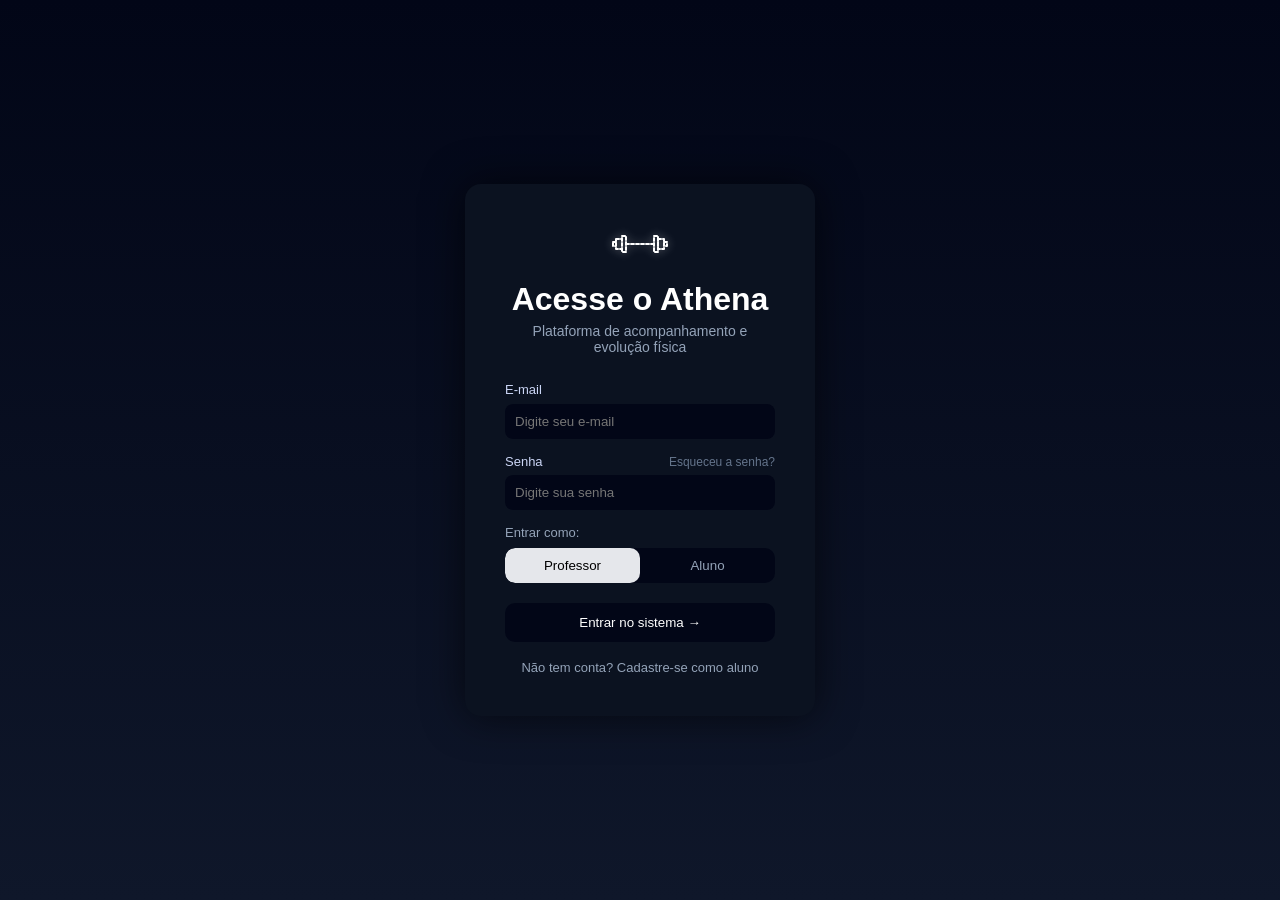
<file: index.html>
<!DOCTYPE html>
<html lang="pt-BR">
<head>
    <meta charset="UTF-8">
    <meta name="viewport" content="width=device-width, initial-scale=1.0">
    <title>Athena | Login</title>
    
    <!-- Linkando o CSS -->
    <link rel="stylesheet" href="./css/global.css">
    <link rel="stylesheet" href="./css/login.css">
</head>
<body>

    <div class="container">
    <div class="card">

      <div class="logo">
        <svg class="dumbbell-icon" viewBox="0 0 64 40" role="img" aria-label="Halter">
          <g fill="none" stroke="currentColor" stroke-width="2" stroke-linecap="round" stroke-linejoin="round" stroke-dasharray="3 2">
            <path d="M18 20h28" />
            <path d="M14 12h4v16h-4zM8 15h6v10H8zM5 18h3v4H5z" />
            <path d="M46 12h4v16h-4zM50 15h6v10h-6zM56 18h3v4h-3z" />
          </g>
        </svg>
      </div>

      <h1>Acesse o Athena</h1>
      <p class="subtitle">Plataforma de acompanhamento e evolução física</p>

      <form id="form-login">
        <label>E-mail</label>
        <input type="email" id="email" placeholder="Digite seu e-mail" required>

        <div class="password-row">
          <label>Senha</label>
          <a href="#">Esqueceu a senha?</a>
        </div>
       <input type="password" id="senha" placeholder="Digite sua senha" required>
        <p class="login-type">Entrar como:</p>

        <div class="toggle">
          <button type="button" class="active">Professor</button>
          <button type="button">Aluno</button>
        </div>

        <button type = "submit" class="submit">Entrar no sistema →</button>
      </form>
      <a class="form-link" href="./cadastro.html">Não tem conta? Cadastre-se como aluno</a>

    </div>
  </div>

<!-- Script de Autenticação e Registro no Supabase -->
    <script type="module">
        // 1. OS IMPORTS DEVEM FICAR NO TOPO ABSOLUTO DO SCRIPT
        import { fazerLogin, obterPerfilLogado } from './js/api.js';
        import { supabase } from './js/supabase-client.js';

        document.addEventListener("DOMContentLoaded", () => {
            // Lógica do Toggle (Alternar entre Professor e Aluno)
            const toggleButtons = document.querySelectorAll('.toggle button');
            toggleButtons.forEach(btn => {
                btn.addEventListener('click', (e) => {
                    toggleButtons.forEach(b => b.classList.remove('active'));
                    e.target.classList.add('active');
                });
            });

            // Lógica do Login Real
            const formLogin = document.getElementById('form-login');
            
            if (formLogin) {
                formLogin.addEventListener('submit', async (e) => {
                    e.preventDefault();

                    const emailInput = document.getElementById('email').value;
                    const senhaInput = document.getElementById('senha').value;
                    const tipoUsuario = document.querySelector('.toggle button.active').innerText.trim().toLowerCase();
                    const btnSubmit = formLogin.querySelector('.submit');

                    const textoOriginal = btnSubmit.innerText;
                    btnSubmit.innerText = "Autenticando...";
                    btnSubmit.style.opacity = "0.7";
                    btnSubmit.disabled = true;

                    try {
                        await fazerLogin(emailInput, senhaInput);
                        const sessao = await obterPerfilLogado();
                        if (!sessao) throw new Error('Não foi possível obter o perfil da conta autenticada.');
                        const tipoReal = String(sessao.perfil.tipo_perfil || '').toLowerCase();
                        if (tipoUsuario !== tipoReal) {
                            await supabase.auth.signOut();
                            throw new Error(`Esta conta é do tipo ${tipoReal || 'não definido'}. Selecione o tipo correto para entrar.`);
                        }

                        if (tipoReal === 'professor') {
                            window.location.href = './pages/base-alunos.html'; 
                        } else if (tipoUsuario === 'aluno') {
                            window.location.href = './pages/painel-aluno.html';
                        }
                    } catch (error) {
                        alert(error.message.startsWith('Esta conta é do tipo') ? error.message : "Erro ao fazer login: " + error.message);
                        console.error("Falha na autenticação:", error);
                        
                        btnSubmit.innerText = textoOriginal;
                        btnSubmit.style.opacity = "1";
                        btnSubmit.disabled = false;
                    }
                });
            }
        });
    </script>

</body>
</html>
</file>
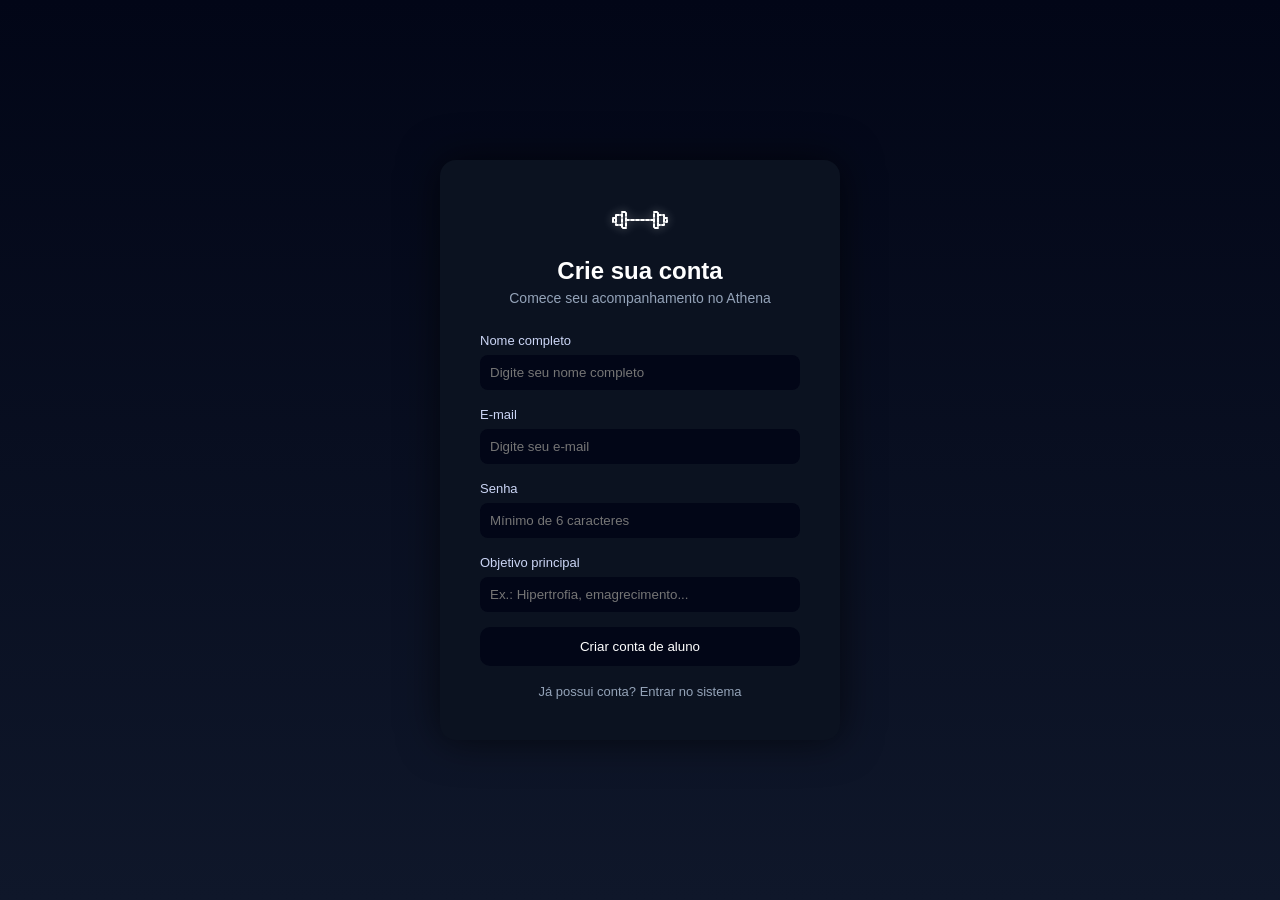
<file: cadastro.html>
<!DOCTYPE html>
<html lang="pt-BR">
<head>
    <meta charset="UTF-8">
    <meta name="viewport" content="width=device-width, initial-scale=1.0">
    <title>Athena | Cadastro de aluno</title>
    <link rel="stylesheet" href="./css/global.css">
    <link rel="stylesheet" href="./css/login.css">
</head>
<body>
    <main class="container">
        <section class="card registration-card">
            <div class="logo">
                <svg class="dumbbell-icon" viewBox="0 0 64 40" role="img" aria-label="Halter">
                    <g fill="none" stroke="currentColor" stroke-width="2" stroke-linecap="round" stroke-linejoin="round" stroke-dasharray="3 2">
                        <path d="M18 20h28" />
                        <path d="M14 12h4v16h-4zM8 15h6v10H8zM5 18h3v4H5z" />
                        <path d="M46 12h4v16h-4zM50 15h6v10h-6zM56 18h3v4h-3z" />
                    </g>
                </svg>
            </div>

            <h1>Crie sua conta</h1>
            <p class="subtitle">Comece seu acompanhamento no Athena</p>

            <form id="form-cadastro">
                <label for="nome">Nome completo</label>
                <input type="text" id="nome" name="nome" placeholder="Digite seu nome completo" autocomplete="name" required>

                <label for="email">E-mail</label>
                <input type="email" id="email" name="email" placeholder="Digite seu e-mail" autocomplete="email" required>

                <label for="senha">Senha</label>
                <input type="password" id="senha" name="senha" placeholder="Mínimo de 6 caracteres" autocomplete="new-password" minlength="6" required>

                <label for="objetivo">Objetivo principal</label>
                <input type="text" id="objetivo" name="objetivo" placeholder="Ex.: Hipertrofia, emagrecimento...">

                <p id="cadastro-feedback" class="form-feedback" role="status" aria-live="polite"></p>
                <button type="submit" class="submit">Criar conta de aluno</button>
            </form>

            <a class="form-link" href="./index.html">Já possui conta? Entrar no sistema</a>
        </section>
    </main>

    <script type="module">
        import { cadastrarAluno } from './js/api.js';

        const form = document.getElementById('form-cadastro');
        const feedback = document.getElementById('cadastro-feedback');
        const submitButton = form.querySelector('.submit');

        form.addEventListener('submit', async (event) => {
            event.preventDefault();
            feedback.textContent = '';
            feedback.className = 'form-feedback';
            feedback.style.display = 'none';
            submitButton.disabled = true;
            submitButton.textContent = 'Criando conta...';

            try {
                await cadastrarAluno({
                    nomeCompleto: document.getElementById('nome').value.trim(),
                    email: document.getElementById('email').value.trim(),
                    senha: document.getElementById('senha').value,
                    objetivo: document.getElementById('objetivo').value.trim()
                });

                feedback.textContent = 'Conta criada com sucesso! Redirecionando para seu painel...';
                feedback.classList.add('success');
                feedback.style.display = 'block';
                window.setTimeout(() => {
                    window.location.href = './pages/painel-aluno.html';
                }, 800);
            } catch (error) {
                feedback.textContent = error.message || 'Não foi possível criar sua conta. Tente novamente.';
                feedback.classList.add('error');
                feedback.style.display = 'block';
                submitButton.disabled = false;
                submitButton.textContent = 'Criar conta de aluno';
            }
        });
    </script>
</body>
</html>
</file>
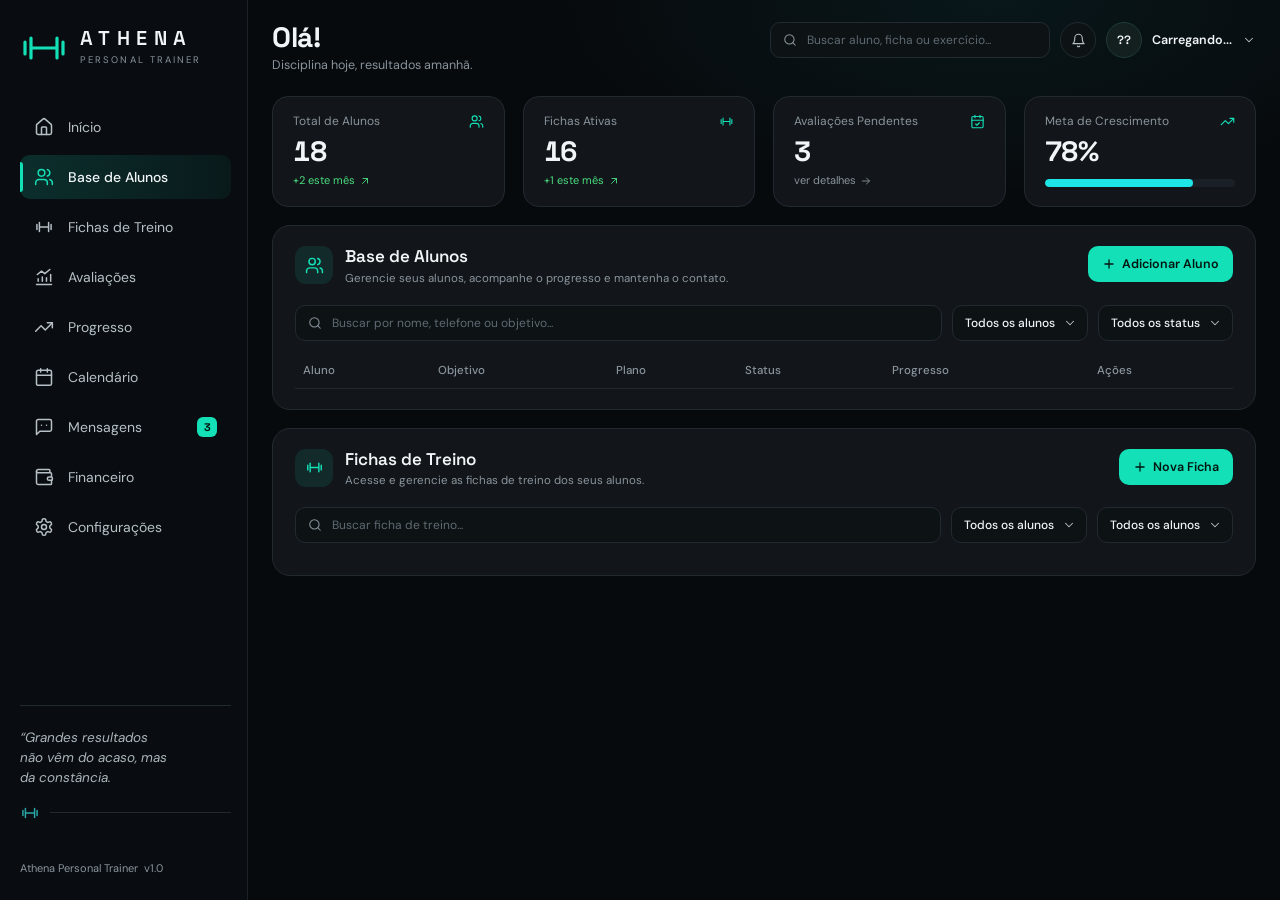
<file: pages/base-alunos.html>
<!doctype html><html>
  
<head>
  <meta charset="UTF-8">
    
  
  <meta name=viewport content="width=device-width,initial-scale=1,viewport-fit=cover">
  <style>:root{color-scheme:light;box-sizing:border-box;padding-top:env(safe-area-inset-top,0px);padding-bottom:env(safe-area-inset-bottom,0px)}html{scroll-padding-top:env(safe-area-inset-top,0px)}body{margin:0;padding:0;font:14px -apple-system,BlinkMacSystemFont,sans-serif;background:#fff;color:#000}img{max-width:100%}[hidden]:not([hidden=until-found i]){display:none!important}</style>
  <link rel="stylesheet" href="../css/base-alunos.css">
  <link rel="stylesheet" href="../css/profile-menu.css">
</head>

<body>
<title>Athena Base de Alunos</title>
<meta name="claude:viewport-fit-sides" content="cover">
<link rel="preconnect" href="https://fonts.googleapis.com">
<link rel="preconnect" href="https://fonts.gstatic.com" crossorigin>
<link rel="stylesheet" href="https://fonts.googleapis.com/css2?family=DM+Sans:wght@400;500;600&family=Space+Grotesk:wght@500;600;700&display=swap">

<svg width="0" height="0" style="position:absolute" aria-hidden="true">
  <defs>
    <symbol id="i-home" viewBox="0 0 24 24"><path d="M15 21v-8a1 1 0 0 0-1-1h-4a1 1 0 0 0-1 1v8"/><path d="M3 10a2 2 0 0 1 .709-1.528l7-5.999a2 2 0 0 1 2.582 0l7 5.999A2 2 0 0 1 21 10v9a2 2 0 0 1-2 2H5a2 2 0 0 1-2-2z"/></symbol>
    <symbol id="i-users" viewBox="0 0 24 24"><path d="M16 21v-2a4 4 0 0 0-4-4H6a4 4 0 0 0-4 4v2"/><circle cx="9" cy="7" r="4"/><path d="M22 21v-2a4 4 0 0 0-3-3.87"/><path d="M16 3.13a4 4 0 0 1 0 7.75"/></symbol>
    <symbol id="i-user" viewBox="0 0 24 24"><circle cx="12" cy="8" r="4"/><path d="M4 21v-1a6 6 0 0 1 6-6h4a6 6 0 0 1 6 6v1"/></symbol>
    <symbol id="i-dumbbell" viewBox="0 0 24 24"><path d="M6.5 6.5v11M17.5 6.5v11M3.5 9v6M20.5 9v6M6.5 12h11"/></symbol>
    <symbol id="i-chart" viewBox="0 0 24 24"><path d="M3 21h18"/><path d="M6 17v-3M11 17v-5M16 17v-4M21 17v-8" transform="translate(-1 0)"/><path d="m4 9 5-4 4 3 6-5"/></symbol>
    <symbol id="i-trend-up" viewBox="0 0 24 24"><path d="m22 7-8.5 8.5-5-5L2 17"/><path d="M16 7h6v6"/></symbol>
    <symbol id="i-calendar" viewBox="0 0 24 24"><path d="M8 2v4M16 2v4"/><rect x="3" y="4" width="18" height="18" rx="2"/><path d="M3 10h18"/></symbol>
    <symbol id="i-calendar-check" viewBox="0 0 24 24"><path d="M8 2v4M16 2v4"/><rect x="3" y="4" width="18" height="18" rx="2"/><path d="M3 10h18"/><path d="m9 16 2 2 4-4"/></symbol>
    <symbol id="i-message" viewBox="0 0 24 24"><path d="M21 15a2 2 0 0 1-2 2H7l-4 4V5a2 2 0 0 1 2-2h14a2 2 0 0 1 2 2z"/><path d="M9 10h.01M15 10h.01"/></symbol>
    <symbol id="i-wallet" viewBox="0 0 24 24"><path d="M19 7V4a1 1 0 0 0-1-1H5a2 2 0 0 0 0 4h15a1 1 0 0 1 1 1v4h-3a2 2 0 0 0 0 4h3a1 1 0 0 0 1-1v-2a1 1 0 0 0-1-1"/><path d="M3 5v14a2 2 0 0 0 2 2h15a1 1 0 0 0 1-1v-4"/></symbol>
    <symbol id="i-settings" viewBox="0 0 24 24"><path d="M12.22 2h-.44a2 2 0 0 0-2 2v.18a2 2 0 0 1-1 1.73l-.43.25a2 2 0 0 1-2 0l-.15-.08a2 2 0 0 0-2.73.73l-.22.38a2 2 0 0 0 .73 2.73l.15.1a2 2 0 0 1 1 1.72v.51a2 2 0 0 1-1 1.74l-.15.09a2 2 0 0 0-.73 2.73l.22.38a2 2 0 0 0 2.73.73l.15-.08a2 2 0 0 1 2 0l.43.25a2 2 0 0 1 1 1.73V20a2 2 0 0 0 2 2h.44a2 2 0 0 0 2-2v-.18a2 2 0 0 1 1-1.73l.43-.25a2 2 0 0 1 2 0l.15.08a2 2 0 0 0 2.73-.73l.22-.39a2 2 0 0 0-.73-2.73l-.15-.08a2 2 0 0 1-1-1.74v-.5a2 2 0 0 1 1-1.74l.15-.09a2 2 0 0 0 .73-2.73l-.22-.38a2 2 0 0 0-2.73-.73l-.15.08a2 2 0 0 1-2 0l-.43-.25a2 2 0 0 1-1-1.73V4a2 2 0 0 0-2-2z"/><circle cx="12" cy="12" r="3"/></symbol>
    <symbol id="i-bell" viewBox="0 0 24 24"><path d="M6 8a6 6 0 0 1 12 0c0 7 3 9 3 9H3s3-2 3-9"/><path d="M10.3 21a1.94 1.94 0 0 0 3.4 0"/></symbol>
    <symbol id="i-search" viewBox="0 0 24 24"><circle cx="11" cy="11" r="8"/><path d="m21 21-4.3-4.3"/></symbol>
    <symbol id="i-chevron" viewBox="0 0 24 24"><path d="m6 9 6 6 6-6"/></symbol>
    <symbol id="i-chevron-r" viewBox="0 0 24 24"><path d="m9 6 6 6-6 6"/></symbol>
    <symbol id="i-plus" viewBox="0 0 24 24"><path d="M12 5v14M5 12h14"/></symbol>
    <symbol id="i-arrow-ur" viewBox="0 0 24 24"><path d="M7 17 17 7M8 7h9v9"/></symbol>
    <symbol id="i-arrow-r" viewBox="0 0 24 24"><path d="M5 12h14m-6-6 6 6-6 6"/></symbol>
    <symbol id="i-eye" viewBox="0 0 24 24"><path d="M2.06 12.35a1 1 0 0 1 0-.7 10.75 10.75 0 0 1 19.88 0 1 1 0 0 1 0 .7 10.75 10.75 0 0 1-19.88 0"/><circle cx="12" cy="12" r="3"/></symbol>
    <symbol id="i-pencil" viewBox="0 0 24 24"><path d="M21.2 5.8 18.2 2.8a1.6 1.6 0 0 0-2.3 0L3 15.7V21h5.3L21.2 8a1.6 1.6 0 0 0 0-2.2z"/><path d="m15 5 4 4"/></symbol>
    <symbol id="i-more" viewBox="0 0 24 24"><circle cx="12" cy="5" r="1"/><circle cx="12" cy="12" r="1"/><circle cx="12" cy="19" r="1"/></symbol>
    <symbol id="i-activity" viewBox="0 0 24 24"><path d="M22 12h-4l-3 9L9 3l-3 9H2"/></symbol>
  </defs>
</svg>

<div class="app" data-profile-area="professor">
  <aside class="side">
    <div class="brand">
      <svg class="logo" viewBox="0 0 48 28" fill="none" stroke="currentColor" stroke-width="3.2" stroke-linecap="round" aria-hidden="true">
        <path d="M5 8v12M11 4v20M43 8v12M37 4v20M11 14h26"/>
      </svg>
      <div><b>ATHENA</b><small>Personal Trainer</small></div>
    </div>

    <nav class="nav" aria-label="Menu principal">
      <a href="./base-alunos.html"><svg class="i"><use href="#i-home"/></svg>Início</a>
      <a href="./base-alunos.html" aria-current="page"><svg class="i"><use href="#i-users"/></svg>Base de Alunos</a>
      <a href="./fichas-treino.html"><svg class="i"><use href="#i-dumbbell"/></svg>Fichas de Treino</a>
      <a aria-disabled="true"><svg class="i"><use href="#i-chart"/></svg>Avaliações</a>
      <a href="./progresso.html"><svg class="i"><use href="#i-trend-up"/></svg>Progresso</a>
      <a ><svg class="i"><use href="#i-calendar"/></svg>Calendário</a>
      <a ><svg class="i"><use href="#i-message"/></svg>Mensagens<span class="badge">3</span></a>
      <a ><svg class="i"><use href="#i-wallet"/></svg>Financeiro</a>
      <a ><svg class="i"><use href="#i-settings"/></svg>Configurações</a>
    </nav>

    <div class="side-foot">
      <div class="quote">
        <p>“Grandes resultados não vêm do acaso, mas da constância.</p>
        <div class="rule"><svg class="i"><use href="#i-dumbbell"/></svg><i></i></div>
      </div>
      <p class="ver">Athena Personal Trainer &nbsp;v1.0</p>
      
    </div>
  </aside>

  <main class="main">
    <header class="topbar">
      <div>
        <h1 data-profile-greeting>Olá!</h1>
        <p class="eyebrow">Disciplina hoje, resultados amanhã.</p>
      </div>
      <div class="tools">
        <label class="search" for="busca-geral">
          <svg class="i"><use href="#i-search"/></svg>
          <input id="busca-geral" type="search" placeholder="Buscar aluno, ficha ou exercício..." autocomplete="off">
        </label>
        <button class="icon-btn" type="button" aria-label="Notificações"><svg class="i"><use href="#i-bell"/></svg><span class="dot-on" hidden></span></button>
        <div class="profile-menu-wrap" data-profile>
  <button class="user" type="button" aria-label="Menu do usuario" aria-expanded="false" aria-controls="profile-menu" data-profile-toggle><span class="avatar" data-profile-initials>??</span><div><b data-profile-name>Carregando...</b><small data-profile-role></small></div><svg class="i profile-chevron" viewBox="0 0 24 24"><path d="m6 9 6 6 6-6"/></svg></button>
  <div class="profile-menu" id="profile-menu" data-profile-menu hidden><div class="profile-menu-head"><strong data-profile-name>Carregando...</strong><span data-profile-role></span></div><a href="./base-alunos.html" data-profile-shortcut>Minha base de alunos</a><div class="profile-menu-divider" role="separator"></div><button id="btn-logout" type="button"><svg class="i" viewBox="0 0 24 24" aria-hidden="true"><path d="M18.36 6.64a9 9 0 1 1-12.73 0M12 2v10"/></svg>Sair da conta</button></div>
</div>
      </div>
    </header>

    <section class="grid stats" aria-label="Resumo">
      <article class="card stat">
        <div class="stat-top"><span>Total de Alunos</span><svg class="i"><use href="#i-users"/></svg></div>
        <div class="v">18</div>
        <span class="n up">+2 este mês <svg class="i"><use href="#i-arrow-ur"/></svg></span>
      </article>
      <article class="card stat">
        <div class="stat-top"><span>Fichas Ativas</span><svg class="i"><use href="#i-dumbbell"/></svg></div>
        <div class="v">16</div>
        <span class="n up">+1 este mês <svg class="i"><use href="#i-arrow-ur"/></svg></span>
      </article>
      <article class="card stat">
        <div class="stat-top"><span>Avaliações Pendentes</span><svg class="i"><use href="#i-calendar-check"/></svg></div>
        <div class="v">3</div>
        <a class="n" href="#">ver detalhes <svg class="i"><use href="#i-arrow-r"/></svg></a>
      </article>
      <article class="card stat">
        <div class="stat-top"><span>Meta de Crescimento</span><svg class="i"><use href="#i-trend-up"/></svg></div>
        <div class="v">78%</div>
        <div class="track" role="img" aria-label="78% da meta"><span style="width:78%"></span></div>
      </article>
    </section>

    <section class="grid row-main">
      <article class="card" aria-labelledby="t-alunos">
        <div class="sec-head">
          <div class="sec-title">
            <span class="ic"><svg class="i"><use href="#i-users"/></svg></span>
            <div>
              <h2 id="t-alunos">Base de Alunos</h2>
              <p class="sub">Gerencie seus alunos, acompanhe o progresso e mantenha o contato.</p>
            </div>
          </div>
          <button class="btn" type="button"><svg class="i"><use href="#i-plus"/></svg>Adicionar Aluno</button>
        </div>

        <div class="filters">
          <label class="search" for="q-alunos">
            <svg class="i"><use href="#i-search"/></svg>
            <input id="q-alunos" type="search" placeholder="Buscar por nome, telefone ou objetivo..." autocomplete="off">
          </label>
          <label class="select" for="f-plano-a">
            <select id="f-plano-a" aria-label="Filtrar por plano">
              <option value="">Todos os alunos</option>
              <option value="com">Com ficha ativa</option><option value="livre">Sem ficha ativa</option>
            </select>
            <svg class="i"><use href="#i-chevron"/></svg>
          </label>
          <label class="select" for="f-status">
            <select id="f-status" aria-label="Filtrar por status">
              <option value="">Todos os status</option>
              <option>Ativo</option><option>Pausado</option>
            </select>
            <svg class="i"><use href="#i-chevron"/></svg>
          </label>
        </div>

        <div class="table-wrap">
          <table>
            <thead>
              <tr><th>Aluno</th><th>Objetivo</th><th>Plano</th><th>Status</th><th>Progresso</th><th>Ações</th></tr>
            </thead>
            <tbody id="alunos"></tbody>
          </table>
        </div>
      </article>

      <article class="card" aria-labelledby="t-fichas">
        <div class="sec-head">
          <div class="sec-title">
            <span class="ic"><svg class="i"><use href="#i-dumbbell"/></svg></span>
            <div>
              <h2 id="t-fichas">Fichas de Treino</h2>
              <p class="sub">Acesse e gerencie as fichas de treino dos seus alunos.</p>
            </div>
          </div>
          <button class="btn" type="button"><svg class="i"><use href="#i-plus"/></svg>Nova Ficha</button>
        </div>

        <div class="filters">
          <label class="search" for="q-fichas">
            <svg class="i"><use href="#i-search"/></svg>
            <input id="q-fichas" type="search" placeholder="Buscar ficha de treino..." autocomplete="off">
          </label>
          <label class="select" for="f-plano-f">
            <select id="f-plano-f" aria-label="Filtrar fichas por plano">
              <option value="">Todos os alunos</option>
              <option>Plano A</option><option>Plano B</option><option>Plano C</option>
              <option>Plano D</option><option>Plano E</option><option>Plano F</option>
            </select>
            <svg class="i"><use href="#i-chevron"/></svg>
          </label>
          <label class="select" for="f-aluno-f">
            <select id="f-aluno-f" aria-label="Filtrar fichas por aluno">
              <option value="">Todos os alunos</option>
              <option value="com">Com aluno</option>
              <option value="livre">Disponíveis</option>
            </select>
            <svg class="i"><use href="#i-chevron"/></svg>
          </label>
        </div>

        <ul class="fichas" id="fichas"></ul>
      </article>
    </section>
  </main>
</div>

<script type="module" src="../js/base-alunos.js"></script>
<script type="module" src="../js/profile-menu.js"></script>
</body></html>
</file>
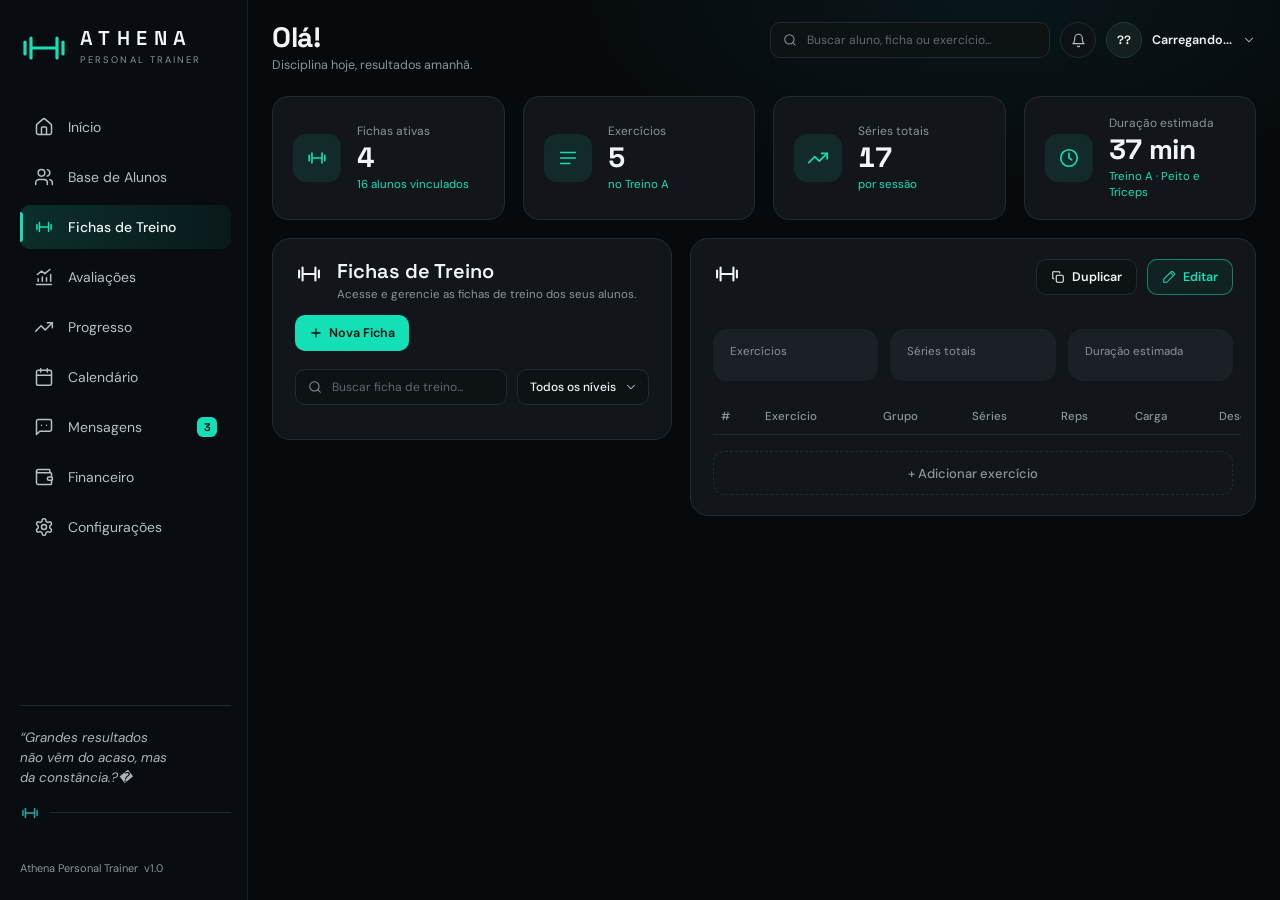
<file: pages/fichas-treino.html>
<!doctype html><html>
  <head>
  <meta charset="UTF-8">
    
    <meta name=viewport content="width=device-width,initial-scale=1,viewport-fit=cover">
    <style>:root{color-scheme:light;box-sizing:border-box;padding-top:env(safe-area-inset-top,0px);padding-bottom:env(safe-area-inset-bottom,0px)}html{scroll-padding-top:env(safe-area-inset-top,0px)}body{margin:0;padding:0;font:14px -apple-system,BlinkMacSystemFont,sans-serif;background:#fff;color:#000}img{max-width:100%}[hidden]:not([hidden=until-found i]){display:none!important}</style>
    <link rel="stylesheet" href="../css/fichas-treino.css">
  <link rel="stylesheet" href="../css/profile-menu.css">
  </head>
  
  <body>
<title>Athena Fichas de Treino</title>
<meta name="claude:viewport-fit-sides" content="cover">
<link rel="preconnect" href="https://fonts.googleapis.com">
<link rel="preconnect" href="https://fonts.gstatic.com" crossorigin>
<link rel="stylesheet" href="https://fonts.googleapis.com/css2?family=DM+Sans:wght@400;500;600&family=Space+Grotesk:wght@500;600;700&display=swap">

<svg width="0" height="0" style="position:absolute" aria-hidden="true">
  <defs>
    <symbol id="i-home" viewBox="0 0 24 24"><path d="M15 21v-8a1 1 0 0 0-1-1h-4a1 1 0 0 0-1 1v8"/><path d="M3 10a2 2 0 0 1 .709-1.528l7-5.999a2 2 0 0 1 2.582 0l7 5.999A2 2 0 0 1 21 10v9a2 2 0 0 1-2 2H5a2 2 0 0 1-2-2z"/></symbol>
    <symbol id="i-users" viewBox="0 0 24 24"><path d="M16 21v-2a4 4 0 0 0-4-4H6a4 4 0 0 0-4 4v2"/><circle cx="9" cy="7" r="4"/><path d="M22 21v-2a4 4 0 0 0-3-3.87"/><path d="M16 3.13a4 4 0 0 1 0 7.75"/></symbol>
    <symbol id="i-user" viewBox="0 0 24 24"><circle cx="12" cy="8" r="4"/><path d="M4 21v-1a6 6 0 0 1 6-6h4a6 6 0 0 1 6 6v1"/></symbol>
    <symbol id="i-dumbbell" viewBox="0 0 24 24"><path d="M6.5 6.5v11M17.5 6.5v11M3.5 9v6M20.5 9v6M6.5 12h11"/></symbol>
    <symbol id="i-chart" viewBox="0 0 24 24"><path d="M3 21h18"/><path d="M6 17v-3M11 17v-5M16 17v-4M21 17v-8" transform="translate(-1 0)"/><path d="m4 9 5-4 4 3 6-5"/></symbol>
    <symbol id="i-trend-up" viewBox="0 0 24 24"><path d="m22 7-8.5 8.5-5-5L2 17"/><path d="M16 7h6v6"/></symbol>
    <symbol id="i-calendar" viewBox="0 0 24 24"><path d="M8 2v4M16 2v4"/><rect x="3" y="4" width="18" height="18" rx="2"/><path d="M3 10h18"/></symbol>
    <symbol id="i-message" viewBox="0 0 24 24"><path d="M21 15a2 2 0 0 1-2 2H7l-4 4V5a2 2 0 0 1 2-2h14a2 2 0 0 1 2 2z"/><path d="M9 10h.01M15 10h.01"/></symbol>
    <symbol id="i-wallet" viewBox="0 0 24 24"><path d="M19 7V4a1 1 0 0 0-1-1H5a2 2 0 0 0 0 4h15a1 1 0 0 1 1 1v4h-3a2 2 0 0 0 0 4h3a1 1 0 0 0 1-1v-2a1 1 0 0 0-1-1"/><path d="M3 5v14a2 2 0 0 0 2 2h15a1 1 0 0 0 1-1v-4"/></symbol>
    <symbol id="i-settings" viewBox="0 0 24 24"><path d="M12.22 2h-.44a2 2 0 0 0-2 2v.18a2 2 0 0 1-1 1.73l-.43.25a2 2 0 0 1-2 0l-.15-.08a2 2 0 0 0-2.73.73l-.22.38a2 2 0 0 0 .73 2.73l.15.1a2 2 0 0 1 1 1.72v.51a2 2 0 0 1-1 1.74l-.15.09a2 2 0 0 0-.73 2.73l.22.38a2 2 0 0 0 2.73.73l.15-.08a2 2 0 0 1 2 0l.43.25a2 2 0 0 1 1 1.73V20a2 2 0 0 0 2 2h.44a2 2 0 0 0 2-2v-.18a2 2 0 0 1 1-1.73l.43-.25a2 2 0 0 1 2 0l.15.08a2 2 0 0 0 2.73-.73l.22-.39a2 2 0 0 0-.73-2.73l-.15-.08a2 2 0 0 1-1-1.74v-.5a2 2 0 0 1 1-1.74l.15-.09a2 2 0 0 0 .73-2.73l-.22-.38a2 2 0 0 0-2.73-.73l-.15.08a2 2 0 0 1-2 0l-.43-.25a2 2 0 0 1-1-1.73V4a2 2 0 0 0-2-2z"/><circle cx="12" cy="12" r="3"/></symbol>
    <symbol id="i-bell" viewBox="0 0 24 24"><path d="M6 8a6 6 0 0 1 12 0c0 7 3 9 3 9H3s3-2 3-9"/><path d="M10.3 21a1.94 1.94 0 0 0 3.4 0"/></symbol>
    <symbol id="i-search" viewBox="0 0 24 24"><circle cx="11" cy="11" r="8"/><path d="m21 21-4.3-4.3"/></symbol>
    <symbol id="i-chevron" viewBox="0 0 24 24"><path d="m6 9 6 6 6-6"/></symbol>
    <symbol id="i-plus" viewBox="0 0 24 24"><path d="M12 5v14M5 12h14"/></symbol>
    <symbol id="i-activity" viewBox="0 0 24 24"><path d="M22 12h-4l-3 9L9 3l-3 9H2"/></symbol>
    <symbol id="i-list" viewBox="0 0 24 24"><path d="M4 6h16M4 12h16M4 18h10"/></symbol>
    <symbol id="i-clock" viewBox="0 0 24 24"><circle cx="12" cy="12" r="9"/><path d="M12 7v5l3 2"/></symbol>
    <symbol id="i-copy" viewBox="0 0 24 24"><rect x="9" y="9" width="12" height="12" rx="2"/><path d="M5 15H4a1 1 0 0 1-1-1V4a1 1 0 0 1 1-1h10a1 1 0 0 1 1 1v1"/></symbol>
    <symbol id="i-pencil" viewBox="0 0 24 24"><path d="M21.2 5.8 18.2 2.8a1.6 1.6 0 0 0-2.3 0L3 15.7V21h5.3L21.2 8a1.6 1.6 0 0 0 0-2.2z"/><path d="m15 5 4 4"/></symbol>
  </defs>
</svg>

<div class="app" data-profile-area="professor">
  <aside class="side">
    <div class="brand">
      <svg class="logo" viewBox="0 0 48 28" fill="none" stroke="currentColor" stroke-width="3.2" stroke-linecap="round" aria-hidden="true">
        <path d="M5 8v12M11 4v20M43 8v12M37 4v20M11 14h26"/>
      </svg>
      <div><b>ATHENA</b><small>Personal Trainer</small></div>
    </div>

    <nav class="nav" aria-label="Menu principal">
      <a href="./base-alunos.html"><svg class="i"><use href="#i-home"/></svg>Início</a>
      <a href="./base-alunos.html"><svg class="i"><use href="#i-users"/></svg>Base de Alunos</a>
      <a href="./fichas-treino.html" aria-current="page"><svg class="i"><use href="#i-dumbbell"/></svg>Fichas de Treino</a>
      <a ><svg class="i"><use href="#i-chart"/></svg>Avaliações</a>
      <a href="./progresso.html"><svg class="i"><use href="#i-trend-up"/></svg>Progresso</a>
      <a ><svg class="i"><use href="#i-calendar"/></svg>Calendário</a>
      <a ><svg class="i"><use href="#i-message"/></svg>Mensagens<span class="badge">3</span></a>
      <a ><svg class="i"><use href="#i-wallet"/></svg>Financeiro</a>
      <a ><svg class="i"><use href="#i-settings"/></svg>Configurações</a>
    </nav>

    <div class="side-foot">
      <div class="quote">
        <p>“Grandes resultados não vêm do acaso, mas da constância.?�</p>
        <div class="rule"><svg class="i"><use href="#i-dumbbell"/></svg><i></i></div>
      </div>
      <p class="ver">Athena Personal Trainer &nbsp;v1.0</p>
      
    </div>
  </aside>

  <main class="main">
    <header class="topbar">
      <div>
        <h1 data-profile-greeting>Olá!</h1>
        <p class="eyebrow">Disciplina hoje, resultados amanhã.</p>
      </div>
      <div class="tools">
        <label class="search" for="busca-geral">
          <svg class="i"><use href="#i-search"/></svg>
          <input id="busca-geral" type="search" placeholder="Buscar aluno, ficha ou exercício..." autocomplete="off">
        </label>
        <button class="icon-btn" type="button" aria-label="Notificações"><svg class="i"><use href="#i-bell"/></svg><span class="dot-on" hidden></span></button>
        <div class="profile-menu-wrap" data-profile>
  <button class="user" type="button" aria-label="Menu do usuario" aria-expanded="false" aria-controls="profile-menu" data-profile-toggle><span class="avatar" data-profile-initials>??</span><div><b data-profile-name>Carregando...</b><small data-profile-role></small></div><svg class="i profile-chevron" viewBox="0 0 24 24"><path d="m6 9 6 6 6-6"/></svg></button>
  <div class="profile-menu" id="profile-menu" data-profile-menu hidden><div class="profile-menu-head"><strong data-profile-name>Carregando...</strong><span data-profile-role></span></div><a href="./base-alunos.html" data-profile-shortcut>Minha base de alunos</a><div class="profile-menu-divider" role="separator"></div><button id="btn-logout" type="button"><svg class="i" viewBox="0 0 24 24" aria-hidden="true"><path d="M18.36 6.64a9 9 0 1 1-12.73 0M12 2v10"/></svg>Sair da conta</button></div>
</div>
      </div>
    </header>

    <section class="grid stats" aria-label="Resumo">
      <article class="card stat">
        <span class="tile"><svg class="i"><use href="#i-dumbbell"/></svg></span>
        <div><div class="lbl">Fichas ativas</div><div class="v" id="s-fichas">4</div><div class="n" id="s-alunos">16 alunos vinculados</div></div>
      </article>
      <article class="card stat">
        <span class="tile"><svg class="i"><use href="#i-list"/></svg></span>
        <div><div class="lbl">Exercícios</div><div class="v" id="s-ex">5</div><div class="n" id="s-ex-n">no Treino A</div></div>
      </article>
      <article class="card stat">
        <span class="tile"><svg class="i"><use href="#i-trend-up"/></svg></span>
        <div><div class="lbl">Séries totais</div><div class="v" id="s-sets">17</div><div class="n">por sessão</div></div>
      </article>
      <article class="card stat">
        <span class="tile"><svg class="i"><use href="#i-clock"/></svg></span>
        <div><div class="lbl">Duração estimada</div><div class="v" id="s-dur">37 min</div><div class="n" id="s-dur-n">Treino A · Peito e Tríceps</div></div>
      </article>
    </section>

    <section class="grid row-main">
      <article class="card" aria-labelledby="t-lista">
        <div class="sec-head">
          <div class="sec-title">
            <svg class="i big"><use href="#i-dumbbell"/></svg>
            <div>
              <h2 id="t-lista">Fichas de Treino</h2>
              <p class="sub">Acesse e gerencie as fichas de treino dos seus alunos.</p>
            </div>
          </div>
          <button class="btn" type="button" id="nova"><svg class="i"><use href="#i-plus"/></svg>Nova Ficha</button>
        </div>

        <div class="filters">
          <label class="search" for="q-fichas">
            <svg class="i"><use href="#i-search"/></svg>
            <input id="q-fichas" type="search" placeholder="Buscar ficha de treino..." autocomplete="off">
          </label>
          <label class="select" for="f-nivel">
            <select id="f-nivel" aria-label="Filtrar por nível">
              <option value="">Todos os níveis</option>
              <option>Iniciante</option><option>Intermediário</option><option>Avançado</option>
            </select>
            <svg class="i"><use href="#i-chevron"/></svg>
          </label>
        </div>

        <ul class="fichas" id="fichas"></ul>
      </article>

      <article class="card" aria-labelledby="t-det" id="detalhe">
        <div class="sec-head">
          <div class="sec-title">
            <svg class="i big"><use href="#i-dumbbell"/></svg>
            <div>
              <h2 id="t-det"></h2>
              <p class="sub" id="d-sub"></p>
            </div>
          </div>
          <div class="btn-row">
            <button class="btn-out" type="button" id="duplicar"><svg class="i"><use href="#i-copy"/></svg>Duplicar</button>
            <button class="btn-out hi" type="button"><svg class="i"><use href="#i-pencil"/></svg>Editar</button>
          </div>
        </div>

        <div class="tabs" role="tablist" id="tabs" aria-label="Treinos da ficha"></div>

        <div class="minis">
          <div class="mini"><small>Exercícios</small><b id="m-ex"></b></div>
          <div class="mini"><small>Séries totais</small><b id="m-sets"></b></div>
          <div class="mini"><small>Duração estimada</small><b id="m-dur"></b></div>
        </div>

        <div class="table-wrap">
          <table>
            <thead><tr><th>#</th><th>Exercício</th><th>Grupo</th><th>Séries</th><th>Reps</th><th>Carga</th><th>Descanso</th></tr></thead>
            <tbody id="tbody"></tbody>
          </table>
        </div>
        <button class="add" type="button" id="add">+ Adicionar exercício</button>
      </article>
    </section>
  </main>
</div>

<script>
(function () {
  // exercício: [nome, grupo, séries, reps, carga em kg (ou null), descanso]
  var fichas = [
    { nome: 'Hipertrofia ABC', nivel: 'Avançado', freq: 5, semanas: 8, alunos: 4, icon: 'i-dumbbell', treinos: [
      { nome: 'Treino A', foco: 'Peito e Tríceps', ex: [
        ['Supino reto', 'Peito', 4, '8-10', 80, '90s'],
        ['Supino inclinado com halteres', 'Peito', 3, '10-12', 30, '75s'],
        ['Crucifixo máquina', 'Peito', 3, '12-15', 45, '60s'],
        ['Tríceps corda', 'Tríceps', 4, '12', 25, '60s'],
        ['Tríceps francês', 'Tríceps', 3, '10', 18, '60s'] ] },
      { nome: 'Treino B', foco: 'Costas e Bíceps', ex: [
        ['Puxada frontal', 'Costas', 4, '8-10', 60, '90s'],
        ['Remada curvada', 'Costas', 4, '8-10', 50, '90s'],
        ['Remada baixa', 'Costas', 3, '10-12', 45, '75s'],
        ['Rosca direta', 'Bíceps', 4, '10', 25, '60s'],
        ['Rosca martelo', 'Bíceps', 3, '12', 14, '60s'] ] },
      { nome: 'Treino C', foco: 'Pernas e Ombros', ex: [
        ['Agachamento livre', 'Pernas', 4, '8-10', 90, '120s'],
        ['Leg press', 'Pernas', 4, '10-12', 200, '90s'],
        ['Cadeira extensora', 'Pernas', 3, '12-15', 50, '60s'],
        ['Desenvolvimento com halteres', 'Ombros', 4, '8-10', 22, '90s'],
        ['Elevação lateral', 'Ombros', 3, '12-15', 8, '60s'] ] }
    ] },
    { nome: 'Full Body Iniciante', nivel: 'Iniciante', freq: 3, semanas: 6, alunos: 2, icon: 'i-dumbbell', treinos: [
      { nome: 'Treino A', foco: 'Corpo inteiro', ex: [
        ['Agachamento livre', 'Pernas', 3, '12', 20, '60s'],
        ['Supino com halteres', 'Peito', 3, '12', 12, '60s'],
        ['Remada baixa', 'Costas', 3, '12', 30, '60s'],
        ['Desenvolvimento', 'Ombros', 3, '12', 10, '60s'],
        ['Prancha', 'Core', 3, '30s', null, '45s'] ] }
    ] },
    { nome: 'HIIT Queima', nivel: 'Intermediário', freq: 4, semanas: 6, alunos: 3, icon: 'i-activity', treinos: [
      { nome: 'Treino A', foco: 'Circuito metabólico', ex: [
        ['Burpee', 'Corpo inteiro', 4, '30s', null, '30s'],
        ['Kettlebell swing', 'Posterior', 4, '20', 16, '30s'],
        ['Agachamento com salto', 'Pernas', 4, '15', null, '30s'],
        ['Mountain climber', 'Core', 4, '40s', null, '30s'],
        ['Remada com halteres', 'Costas', 3, '15', 14, '45s'] ] }
    ] },
    { nome: 'Força 5×5', nivel: 'Avançado', freq: 3, semanas: 12, alunos: 7, icon: 'i-dumbbell', treinos: [
      { nome: 'Treino A', foco: 'Agachamento e Supino', ex: [
        ['Agachamento livre', 'Pernas', 5, '5', 100, '180s'],
        ['Supino reto', 'Peito', 5, '5', 80, '180s'],
        ['Remada curvada', 'Costas', 5, '5', 70, '150s'] ] },
      { nome: 'Treino B', foco: 'Terra e Desenvolvimento', ex: [
        ['Levantamento terra', 'Posterior', 5, '5', 120, '180s'],
        ['Desenvolvimento militar', 'Ombros', 5, '5', 50, '150s'],
        ['Barra fixa', 'Costas', 5, '5', null, '150s'] ] }
    ] }
  ];
  var sel = 0, tab = 0;

  var $ = function (id) { return document.getElementById(id); };
  function esc(s) { return String(s).replace(/[&<>"]/g, function (c) { return { '&': '&amp;', '<': '&lt;', '>': '&gt;', '"': '&quot;' }[c]; }); }
  function norm(s) { return String(s).toLowerCase().normalize('NFD').replace(/[Ì€-Í¯]/g, ''); }
  function ico(id) { return '<svg class="i"><use href="#' + id + '"/></svg>'; }
  function divs(f) { return f.treinos.length + (f.treinos.length === 1 ? ' divisão' : ' divisões'); }
  function pad(n) { return (n < 10 ? '0' : '') + n; }

  function renderLista() {
    var g = norm($('busca-geral').value), q = norm($('q-fichas').value), nv = $('f-nivel').value;
    var rows = [];
    fichas.forEach(function (f, i) {
      var hay = norm(f.nome + ' ' + f.nivel + ' ' + f.treinos.map(function (t) {
        return t.nome + ' ' + t.foco + ' ' + t.ex.map(function (e) { return e[0] + ' ' + e[1]; }).join(' ');
      }).join(' '));
      if ((!g || hay.indexOf(g) > -1) && (!q || hay.indexOf(q) > -1) && (!nv || f.nivel === nv)) rows.push([f, i]);
    });
    $('fichas').innerHTML = rows.length ? rows.map(function (r) {
      var f = r[0], i = r[1];
      return '<li><button class="ficha" type="button" data-i="' + i + '" aria-pressed="' + (i === sel) + '">' +
        '<span class="f-ic">' + ico(f.icon) + '</span>' +
        '<span><span class="f-title">' + esc(f.nome) + '</span>' +
        '<span class="f-meta" style="display:block">' + f.nivel + ' · ' + f.freq + 'x/semana · ' + divs(f) + '</span>' +
        '<span class="f-al">' + ico('i-user') + f.alunos + (f.alunos === 1 ? ' aluno' : ' alunos') + '</span></span>' +
        '<span class="pill ok">Ativa</span></button></li>';
    }).join('') : '<li class="none">Nenhuma ficha encontrada.</li>';
  }

  function renderDetalhe() {
    var f = fichas[sel], t = f.treinos[tab];
    var sets = t.ex.reduce(function (s, e) { return s + e[2]; }, 0);
    var dur = Math.round(sets * 2.2);
    $('t-det').textContent = f.nome;
    $('d-sub').textContent = f.nivel + ' · ' + f.freq + 'x/semana · ' + f.semanas + ' semanas';
    $('tabs').innerHTML = f.treinos.map(function (x, i) {
      return '<button class="tab" role="tab" type="button" data-t="' + i + '" aria-selected="' + (i === tab) + '">' + x.nome + ' · ' + esc(x.foco) + '</button>';
    }).join('');
    $('m-ex').textContent = t.ex.length;
    $('m-sets').textContent = sets;
    $('m-dur').textContent = dur + ' min';
    $('tbody').innerHTML = t.ex.map(function (e, i) {
      return '<tr><td class="n">' + pad(i + 1) + '</td><td class="nm">' + esc(e[0]) + '</td>' +
        '<td><span class="grp">' + esc(e[1]) + '</span></td><td>' + e[2] + '</td><td>' + esc(e[3]) + '</td>' +
        '<td class="kg">' + (e[4] ? '<b>' + e[4] + ' kg</b>' : '�”') + '</td><td>' + e[5] + '</td></tr>';
    }).join('');
    // indicadores do topo
    $('s-fichas').textContent = fichas.length;
    $('s-alunos').textContent = fichas.reduce(function (s, x) { return s + x.alunos; }, 0) + ' alunos vinculados';
    $('s-ex').textContent = t.ex.length;
    $('s-ex-n').textContent = 'no ' + t.nome;
    $('s-sets').textContent = sets;
    $('s-dur').textContent = dur + ' min';
    $('s-dur-n').textContent = t.nome + ' · ' + t.foco;
  }

  function render() { renderLista(); renderDetalhe(); }

  $('fichas').addEventListener('click', function (e) {
    var b = e.target.closest('.ficha'); if (!b) return;
    sel = +b.getAttribute('data-i'); tab = 0; render();
  });
  $('tabs').addEventListener('click', function (e) {
    var b = e.target.closest('.tab'); if (!b) return;
    tab = +b.getAttribute('data-t'); renderDetalhe();
  });
  $('add').addEventListener('click', function () {
    fichas[sel].treinos[tab].ex.push(['Novo exercício', '�”', 3, '10', null, '60s']);
    renderDetalhe();
  });
  $('duplicar').addEventListener('click', function () {
    var c = JSON.parse(JSON.stringify(fichas[sel]));
    c.nome += ' (cópia)'; c.alunos = 0;
    fichas.push(c); sel = fichas.length - 1; tab = 0; render();
  });
  $('nova').addEventListener('click', function () {
    fichas.push({ nome: 'Nova ficha', nivel: 'Iniciante', freq: 3, semanas: 4, alunos: 0, icon: 'i-dumbbell',
      treinos: [{ nome: 'Treino A', foco: 'A definir', ex: [] }] });
    sel = fichas.length - 1; tab = 0; render();
  });
  ['busca-geral', 'q-fichas', 'f-nivel'].forEach(function (id) { $(id).addEventListener('input', renderLista); });

  
  render();
})();
</script>

<script type="module" src="../js/profile-menu.js"></script>
</body></html>
</file>
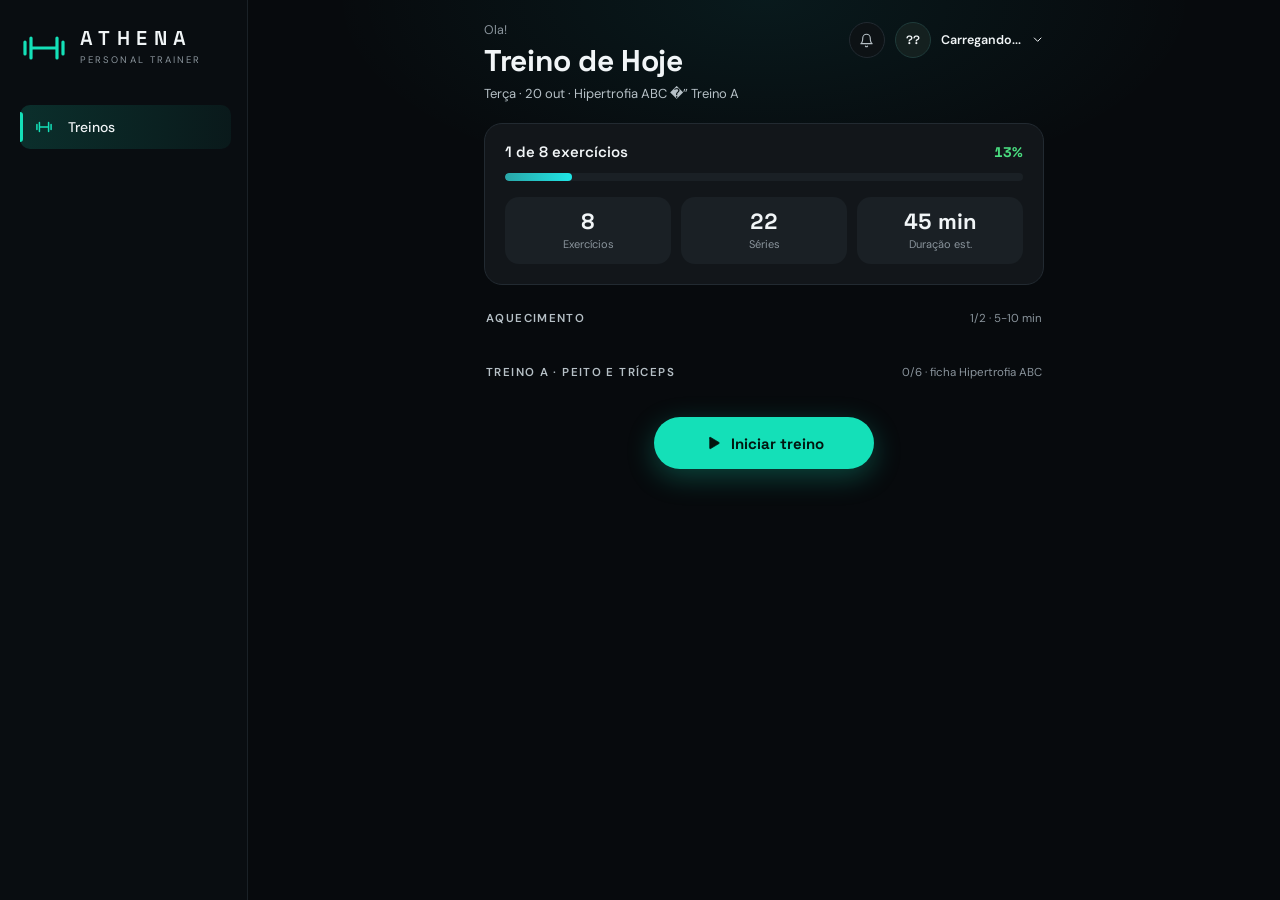
<file: pages/painel-aluno.html>
<!doctype html>
<html lang="pt-BR">
<head>
  <meta charset="UTF-8">
    
  
  <meta name="viewport" content="width=device-width, initial-scale=1, viewport-fit=cover">
  <title>Athena Treino de Hoje</title>
  <link rel="preconnect" href="https://fonts.googleapis.com">
  <link rel="preconnect" href="https://fonts.gstatic.com" crossorigin>
  <link rel="stylesheet" href="https://fonts.googleapis.com/css2?family=DM+Sans:wght@400;500;600&family=Space+Grotesk:wght@500;600;700&display=swap">
  <link rel="stylesheet" href="../css/aluno.css">
  <link rel="stylesheet" href="../css/profile-menu.css">
</head>
<body>
<svg width="0" height="0" style="position:absolute" aria-hidden="true">
  <defs>
    <symbol id="i-home" viewBox="0 0 24 24"><path d="M15 21v-8a1 1 0 0 0-1-1h-4a1 1 0 0 0-1 1v8"/><path d="M3 10a2 2 0 0 1 .709-1.528l7-5.999a2 2 0 0 1 2.582 0l7 5.999A2 2 0 0 1 21 10v9a2 2 0 0 1-2 2H5a2 2 0 0 1-2-2z"/></symbol>
    <symbol id="i-users" viewBox="0 0 24 24"><path d="M16 21v-2a4 4 0 0 0-4-4H6a4 4 0 0 0-4 4v2"/><circle cx="9" cy="7" r="4"/><path d="M22 21v-2a4 4 0 0 0-3-3.87"/><path d="M16 3.13a4 4 0 0 1 0 7.75"/></symbol>
    <symbol id="i-dumbbell" viewBox="0 0 24 24"><path d="M6.5 6.5v11M17.5 6.5v11M3.5 9v6M20.5 9v6M6.5 12h11"/></symbol>
    <symbol id="i-chart" viewBox="0 0 24 24"><path d="M3 21h18"/><path d="M6 17v-3M11 17v-5M16 17v-4M21 17v-8" transform="translate(-1 0)"/><path d="m4 9 5-4 4 3 6-5"/></symbol>
    <symbol id="i-trend-up" viewBox="0 0 24 24"><path d="m22 7-8.5 8.5-5-5L2 17"/><path d="M16 7h6v6"/></symbol>
    <symbol id="i-calendar" viewBox="0 0 24 24"><path d="M8 2v4M16 2v4"/><rect x="3" y="4" width="18" height="18" rx="2"/><path d="M3 10h18"/></symbol>
    <symbol id="i-message" viewBox="0 0 24 24"><path d="M21 15a2 2 0 0 1-2 2H7l-4 4V5a2 2 0 0 1 2-2h14a2 2 0 0 1 2 2z"/><path d="M9 10h.01M15 10h.01"/></symbol>
    <symbol id="i-wallet" viewBox="0 0 24 24"><path d="M19 7V4a1 1 0 0 0-1-1H5a2 2 0 0 0 0 4h15a1 1 0 0 1 1 1v4h-3a2 2 0 0 0 0 4h3a1 1 0 0 0 1-1v-2a1 1 0 0 0-1-1"/><path d="M3 5v14a2 2 0 0 0 2 2h15a1 1 0 0 0 1-1v-4"/></symbol>
    <symbol id="i-settings" viewBox="0 0 24 24"><path d="M12.22 2h-.44a2 2 0 0 0-2 2v.18a2 2 0 0 1-1 1.73l-.43.25a2 2 0 0 1-2 0l-.15-.08a2 2 0 0 0-2.73.73l-.22.38a2 2 0 0 0 .73 2.73l.15.1a2 2 0 0 1 1 1.72v.51a2 2 0 0 1-1 1.74l-.15.09a2 2 0 0 0-.73 2.73l.22.38a2 2 0 0 0 2.73.73l.15-.08a2 2 0 0 1 2 0l.43.25a2 2 0 0 1 1 1.73V20a2 2 0 0 0 2 2h.44a2 2 0 0 0 2-2v-.18a2 2 0 0 1 1-1.73l.43-.25a2 2 0 0 1 2 0l.15.08a2 2 0 0 0 2.73-.73l.22-.39a2 2 0 0 0-.73-2.73l-.15-.08a2 2 0 0 1-1-1.74v-.5a2 2 0 0 1 1-1.74l.15-.09a2 2 0 0 0 .73-2.73l-.22-.38a2 2 0 0 0-2.73-.73l-.15.08a2 2 0 0 1-2 0l-.43-.25a2 2 0 0 1-1-1.73V4a2 2 0 0 0-2-2z"/><circle cx="12" cy="12" r="3"/></symbol>
    <symbol id="i-bell" viewBox="0 0 24 24"><path d="M6 8a6 6 0 0 1 12 0c0 7 3 9 3 9H3s3-2 3-9"/><path d="M10.3 21a1.94 1.94 0 0 0 3.4 0"/></symbol>
    <symbol id="i-check" viewBox="0 0 24 24"><path d="m5 12.5 4.5 4.5L19 7.5"/></symbol>
    <symbol id="i-play" viewBox="0 0 24 24"><path d="M7 4.5v15a1 1 0 0 0 1.5.86l12.5-7.5a1 1 0 0 0 0-1.72L8.5 3.64A1 1 0 0 0 7 4.5z"/></symbol>
    <symbol id="i-pause" viewBox="0 0 24 24"><rect x="6" y="4" width="4" height="16" rx="1"/><rect x="14" y="4" width="4" height="16" rx="1"/></symbol>
  </defs>
</svg>

<div class="app" data-profile-area="aluno">
  <aside class="side">
    <div class="brand">
      <svg class="logo" viewBox="0 0 48 28" fill="none" stroke="currentColor" stroke-width="3.2" stroke-linecap="round" aria-hidden="true">
        <path d="M5 8v12M11 4v20M43 8v12M37 4v20M11 14h26"/>
      </svg>
      <div><b>ATHENA</b><small>Personal Trainer</small></div>
    </div>

    <nav class="nav" aria-label="Menu principal">
      <a href="./painel-aluno.html" aria-current="page"><svg class="i"><use href="#i-dumbbell"/></svg>Treinos</a>
    </nav>
    <div class="side-foot"></div>
  </aside>

  <main class="main">
    <div class="col">
      <header class="topbar">
        <div>
          <p class="eyebrow" id="saudacao" data-profile-greeting>Ola!</p>
          <h1>Treino de Hoje</h1>
          <p class="when">Terça · 20 out · Hipertrofia ABC �” Treino A</p>
        </div>
        <div class="tools">
          <button class="icon-btn" type="button" aria-label="Notificações"><svg class="i"><use href="#i-bell"/></svg><span class="dot-on" hidden></span></button>
          <div class="profile-menu-wrap" data-profile>
  <button class="user" type="button" aria-label="Menu do usuario" aria-expanded="false" aria-controls="profile-menu" data-profile-toggle><span class="avatar" data-profile-initials>??</span><div><b data-profile-name>Carregando...</b><small data-profile-role></small></div><svg class="i profile-chevron" viewBox="0 0 24 24"><path d="m6 9 6 6 6-6"/></svg></button>
  <div class="profile-menu" id="profile-menu" data-profile-menu hidden><div class="profile-menu-head"><strong data-profile-name>Carregando...</strong><span data-profile-role></span></div><a href="./painel-aluno.html" data-profile-shortcut>Meu treino atual</a><div class="profile-menu-divider" role="separator"></div><button id="btn-logout" type="button"><svg class="i" viewBox="0 0 24 24" aria-hidden="true"><path d="M18.36 6.64a9 9 0 1 1-12.73 0M12 2v10"/></svg>Sair da conta</button></div>
</div>
        </div>
      </header>

      <section class="card summary" aria-label="Resumo do treino">
        <div class="s-head"><b id="s-count">1 de 8 exercícios</b><span id="s-pct">13%</span></div>
        <div class="track" role="progressbar" aria-valuemin="0" aria-valuemax="100" aria-valuenow="13" id="s-track"><span id="s-bar" style="width:13%"></span></div>
        <div class="kpis">
          <div class="kpi"><b id="k-ex">8</b><small>Exercícios</small></div>
          <div class="kpi"><b id="k-sets">22</b><small>Séries</small></div>
          <div class="kpi"><b>45 min</b><small>Duração est.</small></div>
        </div>
      </section>

      <div class="sec-head"><h2>Aquecimento</h2><span id="c-warm">1/2 · 5-10 min</span></div>
      <ul class="list" id="l-warm"></ul>

      <div class="sec-head"><h2>Treino A · Peito e Tríceps</h2><span id="c-main">0/6 · ficha Hipertrofia ABC</span></div>
      <ul class="list" id="l-main"></ul>

      <div class="dock">
        <button class="start" id="start" type="button"><svg class="i"><use href="#i-play"/></svg><span id="start-txt">Iniciar treino</span></button>
      </div>
    </div>
  </main>
</div>

<script src="../js/painel-aluno.js"></script>
<script type="module" src="../js/profile-menu.js"></script>
</body>
</html>
</file>
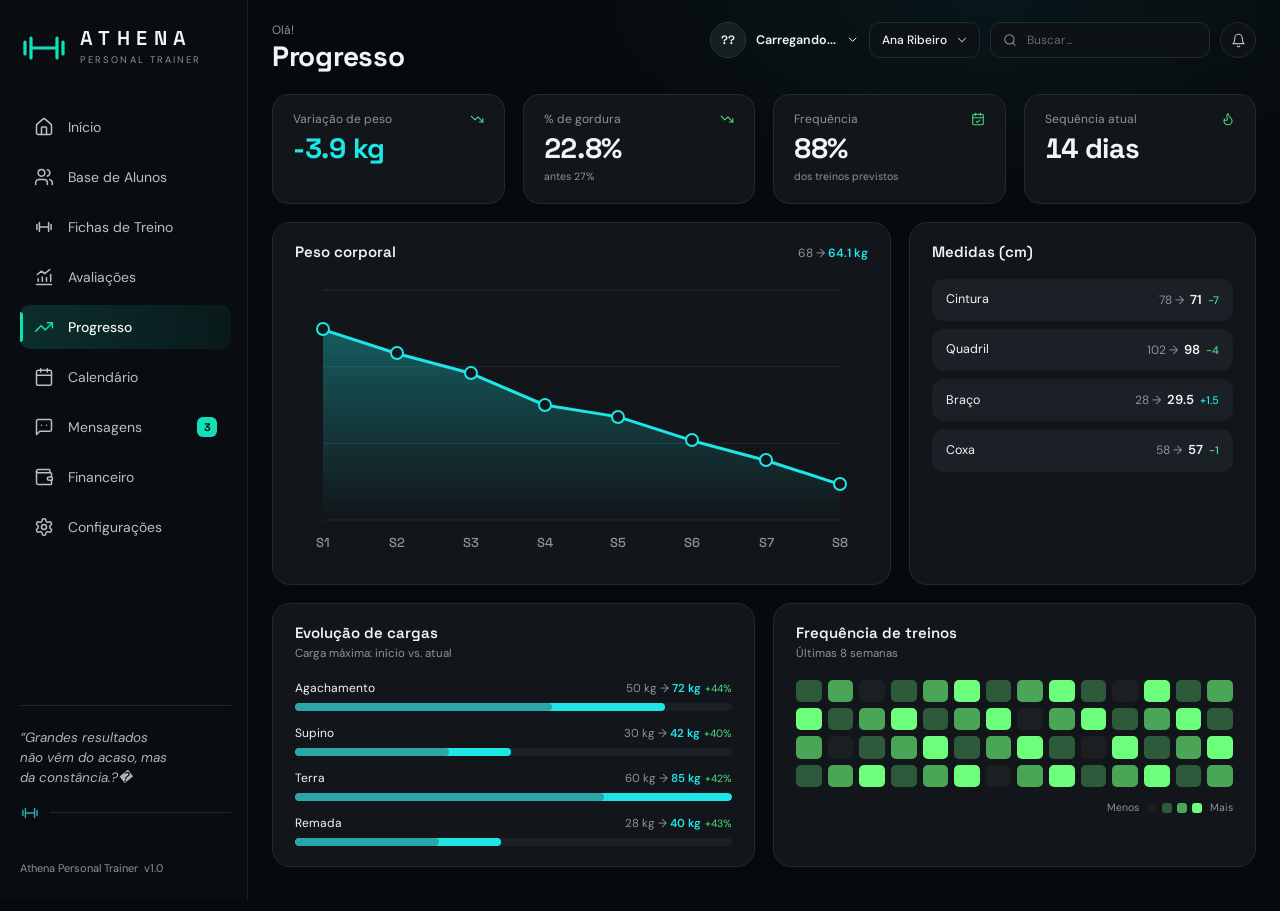
<file: pages/progresso.html>
<!doctype html><html><head>
  <meta charset="UTF-8">
    <meta name=viewport content="width=device-width,initial-scale=1,viewport-fit=cover"><style>:root{color-scheme:light;box-sizing:border-box;padding-top:env(safe-area-inset-top,0px);padding-bottom:env(safe-area-inset-bottom,0px)}html{scroll-padding-top:env(safe-area-inset-top,0px)}body{margin:0;padding:0;font:14px -apple-system,BlinkMacSystemFont,sans-serif;background:#fff;color:#000}img{max-width:100%}[hidden]:not([hidden=until-found i]){display:none!important}</style></head><body>
<title>Athena Progresso</title>
<meta name="claude:viewport-fit-sides" content="cover">
<link rel="preconnect" href="https://fonts.googleapis.com">
<link rel="preconnect" href="https://fonts.gstatic.com" crossorigin>
<link rel="stylesheet" href="https://fonts.googleapis.com/css2?family=DM+Sans:wght@400;500;600&family=Space+Grotesk:wght@500;600;700&display=swap">
<link rel="stylesheet" href="../css/progresso.css">
  <link rel="stylesheet" href="../css/profile-menu.css">
<svg width="0" height="0" style="position:absolute" aria-hidden="true">
  <defs>
    <symbol id="i-home" viewBox="0 0 24 24"><path d="M15 21v-8a1 1 0 0 0-1-1h-4a1 1 0 0 0-1 1v8"/><path d="M3 10a2 2 0 0 1 .709-1.528l7-5.999a2 2 0 0 1 2.582 0l7 5.999A2 2 0 0 1 21 10v9a2 2 0 0 1-2 2H5a2 2 0 0 1-2-2z"/></symbol>
    <symbol id="i-users" viewBox="0 0 24 24"><path d="M16 21v-2a4 4 0 0 0-4-4H6a4 4 0 0 0-4 4v2"/><circle cx="9" cy="7" r="4"/><path d="M22 21v-2a4 4 0 0 0-3-3.87"/><path d="M16 3.13a4 4 0 0 1 0 7.75"/></symbol>
    <symbol id="i-dumbbell" viewBox="0 0 24 24"><path d="M6.5 6.5v11M17.5 6.5v11M3.5 9v6M20.5 9v6M6.5 12h11"/></symbol>
    <symbol id="i-chart" viewBox="0 0 24 24"><path d="M3 21h18"/><path d="M6 17v-3M11 17v-5M16 17v-4M21 17v-8" transform="translate(-1 0)"/><path d="m4 9 5-4 4 3 6-5"/></symbol>
    <symbol id="i-trend-up" viewBox="0 0 24 24"><path d="m22 7-8.5 8.5-5-5L2 17"/><path d="M16 7h6v6"/></symbol>
    <symbol id="i-trend-down" viewBox="0 0 24 24"><path d="m22 17-8.5-8.5-5 5L2 7"/><path d="M16 17h6v-6"/></symbol>
    <symbol id="i-calendar" viewBox="0 0 24 24"><path d="M8 2v4M16 2v4"/><rect x="3" y="4" width="18" height="18" rx="2"/><path d="M3 10h18"/></symbol>
    <symbol id="i-calendar-check" viewBox="0 0 24 24"><path d="M8 2v4M16 2v4"/><rect x="3" y="4" width="18" height="18" rx="2"/><path d="M3 10h18"/><path d="m9 16 2 2 4-4"/></symbol>
    <symbol id="i-message" viewBox="0 0 24 24"><path d="M21 15a2 2 0 0 1-2 2H7l-4 4V5a2 2 0 0 1 2-2h14a2 2 0 0 1 2 2z"/><path d="M9 10h.01M15 10h.01"/></symbol>
    <symbol id="i-wallet" viewBox="0 0 24 24"><path d="M19 7V4a1 1 0 0 0-1-1H5a2 2 0 0 0 0 4h15a1 1 0 0 1 1 1v4h-3a2 2 0 0 0 0 4h3a1 1 0 0 0 1-1v-2a1 1 0 0 0-1-1"/><path d="M3 5v14a2 2 0 0 0 2 2h15a1 1 0 0 0 1-1v-4"/></symbol>
    <symbol id="i-settings" viewBox="0 0 24 24"><path d="M12.22 2h-.44a2 2 0 0 0-2 2v.18a2 2 0 0 1-1 1.73l-.43.25a2 2 0 0 1-2 0l-.15-.08a2 2 0 0 0-2.73.73l-.22.38a2 2 0 0 0 .73 2.73l.15.1a2 2 0 0 1 1 1.72v.51a2 2 0 0 1-1 1.74l-.15.09a2 2 0 0 0-.73 2.73l.22.38a2 2 0 0 0 2.73.73l.15-.08a2 2 0 0 1 2 0l.43.25a2 2 0 0 1 1 1.73V20a2 2 0 0 0 2 2h.44a2 2 0 0 0 2-2v-.18a2 2 0 0 1 1-1.73l.43-.25a2 2 0 0 1 2 0l.15.08a2 2 0 0 0 2.73-.73l.22-.39a2 2 0 0 0-.73-2.73l-.15-.08a2 2 0 0 1-1-1.74v-.5a2 2 0 0 1 1-1.74l.15-.09a2 2 0 0 0 .73-2.73l-.22-.38a2 2 0 0 0-2.73-.73l-.15.08a2 2 0 0 1-2 0l-.43-.25a2 2 0 0 1-1-1.73V4a2 2 0 0 0-2-2z"/><circle cx="12" cy="12" r="3"/></symbol>
    <symbol id="i-flame" viewBox="0 0 24 24"><path d="M8.5 14.5A2.5 2.5 0 0 0 11 12c0-1.38-.5-2-1-3-1.072-2.143-.224-4.054 2-6 .5 2.5 2 4.9 4 6.5 2 1.6 3 3.5 3 5.5a7 7 0 1 1-14 0c0-1.153.433-2.294 1-3a2.5 2.5 0 0 0 2.5 2.5z"/></symbol>
    <symbol id="i-bell" viewBox="0 0 24 24"><path d="M6 8a6 6 0 0 1 12 0c0 7 3 9 3 9H3s3-2 3-9"/><path d="M10.3 21a1.94 1.94 0 0 0 3.4 0"/></symbol>
    <symbol id="i-search" viewBox="0 0 24 24"><circle cx="11" cy="11" r="8"/><path d="m21 21-4.3-4.3"/></symbol>
    <symbol id="i-chevron" viewBox="0 0 24 24"><path d="m6 9 6 6 6-6"/></symbol>
  </defs>
</svg>

<div class="app" data-profile-area="professor">
  <aside class="side">
    <div class="brand">
      <svg class="logo" viewBox="0 0 48 28" fill="none" stroke="currentColor" stroke-width="3.2" stroke-linecap="round" aria-hidden="true">
        <path d="M5 8v12M11 4v20M43 8v12M37 4v20M11 14h26"/>
      </svg>
      <div><b>ATHENA</b><small>Personal Trainer</small></div>
    </div>

    <nav class="nav" aria-label="Menu principal">
      <a href="./base-alunos.html"><svg class="i"><use href="#i-home"/></svg>Início</a>
      <a href="./base-alunos.html"><svg class="i"><use href="#i-users"/></svg>Base de Alunos</a>
      <a href="./fichas-treino.html"><svg class="i"><use href="#i-dumbbell"/></svg>Fichas de Treino</a>
      <a ><svg class="i"><use href="#i-chart"/></svg>Avaliações</a>
      <a href="./progresso.html" aria-current="page"><svg class="i"><use href="#i-trend-up"/></svg>Progresso</a>
      <a ><svg class="i"><use href="#i-calendar"/></svg>Calendário</a>
      <a ><svg class="i"><use href="#i-message"/></svg>Mensagens<span class="badge">3</span></a>
      <a ><svg class="i"><use href="#i-wallet"/></svg>Financeiro</a>
      <a ><svg class="i"><use href="#i-settings"/></svg>Configurações</a>
    </nav>

    <div class="side-foot">
      <div class="quote">
        <p>“Grandes resultados não vêm do acaso, mas da constância.?�</p>
        <div class="rule"><svg class="i"><use href="#i-dumbbell"/></svg><i></i></div>
      </div>
      <p class="ver">Athena Personal Trainer &nbsp;v1.0</p>
      
    </div>
  </aside>

  <main class="main">
    <header class="topbar">
      <div>
        <p class="eyebrow" data-profile-greeting>Olá!</p>
        <h1>Progresso</h1>
      </div>
      <div class="tools">
        <div class="profile-menu-wrap" data-profile>
  <button class="user" type="button" aria-label="Menu do usuario" aria-expanded="false" aria-controls="profile-menu" data-profile-toggle>
    <span class="avatar" data-profile-initials>??</span><div><b data-profile-name>Carregando...</b><small data-profile-role></small></div><svg class="i profile-chevron" viewBox="0 0 24 24"><path d="m6 9 6 6 6-6"/></svg>
  </button>
  <div class="profile-menu" id="profile-menu" data-profile-menu hidden>
    <div class="profile-menu-head"><strong data-profile-name>Carregando...</strong><span data-profile-role></span></div>
    <a href="./base-alunos.html" data-profile-shortcut>Minha base de alunos</a>
    <div class="profile-menu-divider" role="separator"></div>
    <button id="btn-logout" type="button"><svg class="i" viewBox="0 0 24 24" aria-hidden="true"><path d="M18.36 6.64a9 9 0 1 1-12.73 0M12 2v10"/></svg>Sair da conta</button>
  </div>
</div>
        <label class="select" for="aluno">
          <select id="aluno" aria-label="Aluno">
            <option>Ana Ribeiro</option>
          </select>
          <svg class="i"><use href="#i-chevron"/></svg>
        </label>
        <label class="search" for="busca">
          <svg class="i"><use href="#i-search"/></svg>
          <input id="busca" type="search" placeholder="Buscar..." autocomplete="off">
        </label>
        <button class="icon-btn" type="button" aria-label="Notificações"><svg class="i"><use href="#i-bell"/></svg><span class="dot-on" hidden></span></button>
        
      </div>
    </header>

    <section class="grid stats" aria-label="Resumo">
      <article class="card stat">
        <div class="stat-top"><span>Variação de peso</span><svg class="i"><use href="#i-trend-down"/></svg></div>
        <div class="v hi">-3.9 kg</div>
      </article>
      <article class="card stat">
        <div class="stat-top"><span>% de gordura</span><svg class="i"><use href="#i-trend-down"/></svg></div>
        <div class="v">22.8%</div>
        <div class="n">antes 27%</div>
      </article>
      <article class="card stat">
        <div class="stat-top"><span>Frequência</span><svg class="i"><use href="#i-calendar-check"/></svg></div>
        <div class="v">88%</div>
        <div class="n">dos treinos previstos</div>
      </article>
      <article class="card stat">
        <div class="stat-top"><span>Sequência atual</span><svg class="i"><use href="#i-flame"/></svg></div>
        <div class="v">14 dias</div>
      </article>
    </section>

    <section class="grid row-a">
      <article class="card">
        <div class="card-head">
          <h2>Peso corporal</h2>
          <span class="range">68 → <b>64.1 kg</b></span>
        </div>
        <div class="plot" id="plot" role="img" aria-label="Peso corporal por semana, de 68 kg na semana 1 a 64.1 kg na semana 8"></div>
      </article>

      <article class="card">
        <h2>Medidas (cm)</h2>
        <ul class="measures" id="measures"></ul>
      </article>
    </section>

    <section class="grid row-b">
      <article class="card">
        <h2>Evolução de cargas</h2>
        <p class="sub">Carga máxima: início vs. atual</p>
        <ul class="loads" id="loads"></ul>
      </article>

      <article class="card">
        <h2>Frequência de treinos</h2>
        <p class="sub">Últimas 8 semanas</p>
        <div class="heat" id="heat" role="img" aria-label="Frequência de treinos nas últimas 8 semanas, em 4 fileiras de 14 dias"></div>
        <div class="legend" aria-hidden="true"><span>Menos</span><i class="l0"></i><i class="l1"></i><i class="l2"></i><i class="l3"></i><span>Mais</span></div>
      </article>
    </section>
  </main>
</div>

<script>
(function () {
  var weights = [68, 67.4, 66.9, 66.1, 65.8, 65.2, 64.7, 64.1];
  var top = 69.0, bottom = 63.2;
  var n = weights.length;

  // Gráfico de peso
  var plot = document.getElementById('plot');
  var pts = weights.map(function (v, i) {
    return { x: i / (n - 1) * 100, y: (top - v) / (top - bottom) * 100, v: v, i: i };
  });
  var line = pts.map(function (p, i) { return (i ? 'L' : 'M') + p.x.toFixed(2) + ',' + p.y.toFixed(2); }).join(' ');
  var area = line + ' L100,100 L0,100 Z';
  var grid = [0, 33.33, 66.67, 100].map(function (y) {
    return '<line class="grid-l" x1="0" x2="100" y1="' + y + '" y2="' + y + '"/>';
  }).join('');
  var html = '<svg class="chart" viewBox="0 0 100 100" preserveAspectRatio="none" aria-hidden="true">' +
    '<defs><linearGradient id="fillw" x1="0" y1="0" x2="0" y2="1">' +
    '<stop offset="0" style="stop-color:var(--cyan);stop-opacity:.34"/>' +
    '<stop offset="1" style="stop-color:var(--cyan);stop-opacity:0"/></linearGradient></defs>' +
    grid + '<path d="' + area + '" fill="url(#fillw)"/><path class="line" d="' + line + '"/></svg>';
  pts.forEach(function (p) {
    html += '<div class="pt" tabindex="0" style="left:' + p.x + '%;top:' + p.y + '%" data-tip="S' + (p.i + 1) + ' · ' + p.v + ' kg"></div>';
    html += '<span class="xl" style="left:' + p.x + '%">S' + (p.i + 1) + '</span>';
  });
  plot.innerHTML = html;

  // Medidas
  var measures = [['Cintura', 78, 71], ['Quadril', 102, 98], ['Braço', 28, 29.5], ['Coxa', 58, 57]];
  document.getElementById('measures').innerHTML = measures.map(function (m) {
    var d = Math.round((m[2] - m[1]) * 10) / 10;
    var cls = d > 0 ? 'up' : 'down';
    var txt = (d > 0 ? '+' : '−') + Math.abs(d);
    return '<li><span>' + m[0] + '</span><span class="vals">' + m[1] + ' → <b>' + m[2] + '</b><span class="d ' + cls + '">' + txt + '</span></span></li>';
  }).join('');

  // Evolução de cargas (escala: maior carga atual = 100%)
  var loads = [['Agachamento', 50, 72], ['Supino', 30, 42], ['Terra', 60, 85], ['Remada', 28, 40]];
  var max = Math.max.apply(null, loads.map(function (l) { return l[2]; }));
  document.getElementById('loads').innerHTML = loads.map(function (l) {
    var pct = Math.round((l[2] / l[1] - 1) * 100);
    return '<li><div class="l-head"><span>' + l[0] + '</span><span class="l-vals">' + l[1] + ' kg → <b>' + l[2] + ' kg</b><em>+' + pct + '%</em></span></div>' +
      '<div class="track" role="img" aria-label="' + l[0] + ': de ' + l[1] + ' kg para ' + l[2] + ' kg">' +
      '<span class="now" style="width:' + (l[2] / max * 100).toFixed(1) + '%"></span>' +
      '<span class="start" style="width:' + (l[1] / max * 100).toFixed(1) + '%"></span></div></li>';
  }).join('');

  // Frequência de treinos (4 fileiras x 14 dias = 8 semanas)
  var levels = [
    1,2,0,1,2,3,1,2,3,1,0,3,1,2,
    3,1,2,3,1,2,3,0,2,3,1,2,3,1,
    2,0,1,2,3,1,2,3,1,0,3,1,2,3,
    1,2,3,1,2,3,0,2,3,1,2,3,1,2
  ];
  var names = ['Sem treino', 'Atividade baixa', 'Atividade média', 'Atividade alta'];
  document.getElementById('heat').innerHTML = levels.map(function (l) {
    return '<i class="l' + l + '" title="' + names[l] + '"></i>';
  }).join('');

  // Itens de menu de outras telas ainda sem página
  
})();
</script>

<script type="module" src="../js/profile-menu.js"></script>
</body></html>
</file>
<file: css/global.css>
/* Estilos globais do sistema */
</file>
<file: css/login.css>
* {
  margin: 0;
  padding: 0;
  box-sizing: border-box;
  font-family: Arial, sans-serif;
}

body {
  height: 100vh;
  background: linear-gradient(180deg, #020617, #0f172a);
  display: flex;
  justify-content: center;
  align-items: center;
}

.container {
  width: 100%;
  display: flex;
  justify-content: center;
}

.card {
  background: #0b1220;
  padding: 40px;
  border-radius: 16px;
  width: 350px;
  text-align: center;
  box-shadow: 0 0 40px rgba(0,0,0,0.6);
}

.logo {
  font-size: 28px;
  margin-bottom: 10px;
}

h1 {
  color: #fff;
  margin-bottom: 5px;
}

.subtitle {
  color: #94a3b8;
  font-size: 14px;
  margin-bottom: 25px;
}

form {
  text-align: left;
}

label {
  color: #cbd5f5;
  font-size: 13px;
}

input {
  width: 100%;
  padding: 10px;
  margin: 6px 0 15px;
  border-radius: 8px;
  border: none;
  background: #020617;
  color: #fff;
}

.password-row {
  display: flex;
  justify-content: space-between;
  align-items: center;
}

.password-row a {
  font-size: 12px;
  color: #64748b;
  text-decoration: none;
}

.login-type {
  color: #94a3b8;
  margin-bottom: 8px;
  font-size: 13px;
}

.toggle {
  display: flex;
  background: #020617;
  border-radius: 10px;
  overflow: hidden;
  margin-bottom: 20px;
}

.toggle button {
  flex: 1;
  padding: 10px;
  border: none;
  background: transparent;
  color: #94a3b8;
  cursor: pointer;
}

.toggle .active {
  background: #e5e7eb;
  color: #000;
  border-radius: 10px;
}

.submit {
  width: 100%;
  padding: 12px;
  border: none;
  border-radius: 10px;
  background: #020617;
  color: #fff;
  cursor: pointer;
  transition: 0.3s;
}

.submit:hover {
  background: #1e293b;
}
.dumbbell-icon {
  width: 64px;
  height: 40px;
  color: #fff;
  filter: drop-shadow(0 0 5px rgba(255, 255, 255, 0.35));
}

.form-feedback {
  display: none;
  margin: 0 0 15px;
  font-size: 13px;
  line-height: 1.5;
}

.form-feedback.error {
  color: #fca5a5;
}

.form-feedback.success {
  color: #86efac;
}

.form-link {
  display: inline-block;
  margin-top: 18px;
  color: #94a3b8;
  font-size: 13px;
  text-decoration: none;
}

.form-link:hover {
  color: #fff;
}

.registration-card {
  width: min(100% - 32px, 400px);
}

@media (max-height: 720px) {
  body {
    min-height: 100vh;
    height: auto;
    padding: 24px 0;
  }
}
</file>
<file: css/base-alunos.css>
/* Layout: sidebar fixa de 248px + painel (4 indicadores / Base de Alunos + Fichas de Treino lado a lado). Abaixo de 1360px os dois cards empilham; abaixo de 900px a sidebar vira uma faixa no topo. */
  /* Mesmo sistema visual da página Progresso: visual escuro único, todas as cores definidas aqui. */
  :root {
    color-scheme: dark;
    --bg: #070a0d;
    --side: #090d11;
    --card: #12161a;
    --card-2: #1a2025;
    --line: #222a31;
    --line-soft: #1a2127;
    --fg: #f1f5f7;
    --fg-soft: #b6c0c6;
    --muted: #8a949c;
    --dim: #5f6a72;
    --cyan: #1fe6e6;
    --cyan-soft: #2aa6a8;
    --teal: #14e0b8;
    --mint: #4ade80;
    --amber: #f5b83d;
    --blue: #4aa3ff;
    --font-display: 'Space Grotesk', 'Segoe UI', system-ui, sans-serif;
    --font-body: 'DM Sans', 'Segoe UI', system-ui, sans-serif;
  }

  * { box-sizing: border-box; }
  body {
    background: var(--bg);
    color: var(--fg);
    font-family: var(--font-body);
    font-size: 14px;
    line-height: 1.4;
  }
  svg.i { width: 1em; height: 1em; fill: none; stroke: currentColor; stroke-width: 1.8; stroke-linecap: round; stroke-linejoin: round; flex: none; }
  :focus-visible { outline: 2px solid var(--cyan); outline-offset: 2px; }
  button { font-family: inherit; }

  .app { display: grid; grid-template-columns: 248px minmax(0, 1fr); min-height: 100vh; }

  /* ---------- Sidebar ---------- */
  .side {
    position: sticky; top: 0; height: 100vh; overflow-y: auto;
    display: flex; flex-direction: column;
    background: var(--side);
    border-right: 1px solid var(--line-soft);
    padding-block: 28px 24px;
    padding-left: max(20px, env(safe-area-inset-left, 0px));
    padding-right: 16px;
  }
  .brand { display: flex; align-items: center; gap: 12px; margin-bottom: 38px; }
  .brand .logo { width: 48px; height: auto; color: var(--teal); flex: none; }
  .brand b { display: block; font: 600 20px/1 var(--font-display); letter-spacing: .32em; }
  .brand small { display: block; margin-top: 6px; font-size: 9.5px; letter-spacing: .22em; text-transform: uppercase; color: var(--muted); }

  .nav { display: flex; flex-direction: column; gap: 6px; }
  .nav a {
    position: relative; display: flex; align-items: center; gap: 14px;
    height: 44px; padding: 0 14px; border-radius: 10px;
    color: var(--fg-soft); text-decoration: none; font-size: 14px; white-space: nowrap;
  }
  .nav a svg.i { font-size: 20px; }
  .nav a:hover { background: #0e1419; color: var(--fg); }
  .nav a[aria-current="page"] {
    background: linear-gradient(90deg, rgba(20,224,184,.16), rgba(20,224,184,.06));
    color: var(--fg); font-weight: 500;
  }
  .nav a[aria-current="page"] svg.i { color: var(--teal); }
  .nav a[aria-current="page"]::before {
    content: ""; position: absolute; left: 0; top: 7px; bottom: 7px; width: 3px; border-radius: 0 3px 3px 0; background: var(--teal);
  }
  .badge {
    margin-left: auto; min-width: 20px; height: 20px; padding: 0 6px; display: grid; place-items: center;
    border-radius: 6px; background: var(--teal); color: #03150f; font: 700 11px/1 var(--font-display);
  }

  .side-foot { margin-top: auto; padding-top: 28px; }
  .quote { border-top: 1px solid var(--line); padding-top: 22px; }
  .quote p { margin: 0; max-width: 150px; font-style: italic; font-size: 13.5px; line-height: 1.5; color: #aab4ba; }
  .quote .rule { display: flex; align-items: center; gap: 10px; margin-top: 14px; color: var(--cyan-soft); }
  .quote .rule svg.i { font-size: 20px; }
  .quote .rule i { flex: 1; height: 1px; background: var(--line); }
  .ver { margin: 38px 0 0; font-size: 11px; color: var(--muted); }

  /* ---------- Main ---------- */
  .main {
    min-width: 0;
    padding-block: 22px 44px;
    padding-left: max(24px, env(safe-area-inset-left, 0px));
    padding-right: max(24px, env(safe-area-inset-right, 0px));
    background: radial-gradient(60% 280px at 72% 0, rgba(31,230,230,.06), transparent 70%);
  }
  .topbar { display: flex; align-items: flex-start; justify-content: space-between; gap: 16px 24px; flex-wrap: wrap; margin-bottom: 22px; }
  .topbar .eyebrow { margin: 4px 0 0; font-size: 12.5px; color: var(--muted); }
  h1 { margin: 0; font: 700 28px/1.1 var(--font-display); letter-spacing: -.01em; text-wrap: balance; }
  .tools { display: flex; align-items: center; gap: 10px; min-width: 0; flex-wrap: wrap; }

  .select, .search {
    position: relative; height: 36px; border: 1px solid var(--line); background: #0d1215; border-radius: 10px; color: var(--fg);
  }
  .select select {
    appearance: none; -webkit-appearance: none; height: 100%; border: 0; background: transparent; color: inherit;
    font: 500 12px var(--font-body); padding: 0 32px 0 12px; border-radius: 10px; cursor: pointer; min-width: 120px;
  }
  .select select option { background: #0d1215; color: var(--fg); }
  .select svg.i { position: absolute; right: 10px; top: 50%; margin-top: -7px; font-size: 14px; pointer-events: none; color: var(--fg-soft); }
  .search { display: flex; align-items: center; gap: 8px; padding: 0 12px; width: 280px; max-width: 100%; }
  .search svg.i { font-size: 14px; color: var(--muted); }
  .search input { flex: 1; min-width: 0; height: 100%; border: 0; outline: 0; background: transparent; color: var(--fg); font: 400 12px var(--font-body); }
  .search input::placeholder { color: var(--dim); }
  .search:focus-within, .select:focus-within { border-color: var(--cyan-soft); }
  .icon-btn {
    position: relative; width: 36px; height: 36px; border-radius: 50%; display: grid; place-items: center;
    border: 1px solid var(--line); background: #0d1215; color: var(--fg-soft); cursor: pointer;
  }
  .icon-btn svg.i { font-size: 15px; }
  .icon-btn .dot-on { position: absolute; top: 7px; right: 8px; width: 7px; height: 7px; border-radius: 50%; background: var(--mint); box-shadow: 0 0 0 2px #0d1215; }
  .avatar {
    width: 36px; height: 36px; border-radius: 50%; display: grid; place-items: center; flex: none;
    background: #14201f; border: 1px solid #1f3b3a; color: var(--fg); font: 600 12px var(--font-display);
  }
  .user { display: flex; align-items: center; gap: 10px; background: none; border: 0; color: inherit; cursor: pointer; padding: 0; text-align: left; }
  .user b { display: block; font: 600 12.5px/1.2 var(--font-body); }
  .user small { display: block; font-size: 11px; color: var(--muted); }
  .user svg.i { font-size: 14px; color: var(--fg-soft); }

  .grid { display: grid; gap: 18px; }
  .stats { grid-template-columns: repeat(4, minmax(0, 1fr)); margin-bottom: 18px; }
  .row-main { grid-template-columns: minmax(0, 1.35fr) minmax(0, 1fr); align-items: start; }

  .card { background: var(--card); border: 1px solid var(--line); border-radius: 18px; padding: 20px 22px; min-width: 0; }
  .card h2 { margin: 0; font: 600 17px/1.2 var(--font-display); }
  .card .sub { margin: 4px 0 0; font-size: 11.5px; color: var(--muted); }

  /* Indicadores */
  .stat { padding: 16px 20px 18px; border-radius: 16px; display: flex; flex-direction: column; gap: 6px; }
  .stat-top { display: flex; justify-content: space-between; align-items: center; gap: 8px; font-size: 12px; color: var(--muted); }
  .stat-top svg.i { font-size: 15px; color: var(--teal); }
  .stat .v { font: 700 28px/1.1 var(--font-display); letter-spacing: -.01em; font-variant-numeric: tabular-nums; }
  .stat .n { display: inline-flex; align-items: center; gap: 4px; font-size: 11px; color: var(--muted); text-decoration: none; }
  .stat .n.up { color: var(--mint); }
  .stat .n svg.i { font-size: 12px; }
  .stat a.n:hover { color: var(--fg); }
  .stat .track { margin-top: 6px; }

  .track { position: relative; height: 8px; border-radius: 99px; background: var(--card-2); overflow: hidden; }
  .track > span { position: absolute; inset: 0 auto 0 0; background: var(--cyan); border-radius: 99px; }

  /* Cabeçalho de seção */
  .sec-head { display: flex; align-items: flex-start; justify-content: space-between; gap: 12px 16px; flex-wrap: wrap; }
  .sec-title { display: flex; align-items: flex-start; gap: 12px; min-width: 0; }
  .sec-title .ic { width: 38px; height: 38px; border-radius: 11px; display: grid; place-items: center; font-size: 19px; background: rgba(20,224,184,.1); color: var(--teal); flex: none; }
  .btn {
    display: inline-flex; align-items: center; gap: 6px; height: 36px; padding: 0 14px; border-radius: 10px; border: 0; cursor: pointer;
    background: var(--teal); color: #03150f; font: 600 12.5px var(--font-body); white-space: nowrap;
  }
  .btn svg.i { font-size: 14px; stroke-width: 2.2; }
  .btn:hover { background: #3af0cb; }

  .filters { display: flex; flex-wrap: wrap; gap: 10px; margin: 18px 0 12px; }
  .filters .search { flex: 1 1 200px; width: auto; }

  /* Tabela de alunos */
  .table-wrap { overflow-x: auto; margin-inline: -8px; padding-inline: 8px; }
  table { width: 100%; min-width: 600px; border-collapse: collapse; }
  th { text-align: left; padding: 10px 8px; font: 500 11.5px var(--font-body); color: var(--muted); border-bottom: 1px solid var(--line); white-space: nowrap; }
  td { padding: 10px 8px; border-bottom: 1px solid var(--line-soft); font-size: 12.5px; color: var(--fg-soft); vertical-align: middle; }
  tbody tr:last-child td { border-bottom: 0; }
  tbody tr:hover { background: rgba(255,255,255,.02); }
  .who { display: flex; align-items: center; gap: 10px; min-width: 150px; }
  .who b { display: block; font: 600 13px/1.25 var(--font-body); color: var(--fg); }
  .who small { display: block; font-size: 11px; color: var(--muted); font-variant-numeric: tabular-nums; }
  .pc { min-width: 104px; }
  .pc span { display: block; font: 600 11.5px var(--font-display); color: var(--fg); margin-bottom: 4px; font-variant-numeric: tabular-nums; }
  .pc .track { height: 6px; }
  .acts { display: flex; gap: 2px; }
  .ib { width: 30px; height: 30px; border-radius: 8px; border: 0; background: transparent; color: var(--fg-soft); display: grid; place-items: center; cursor: pointer; font-size: 16px; }
  .ib:hover { background: var(--card-2); color: var(--fg); }
  .athena-backdrop { position: fixed; z-index: 100; inset: 0; display: grid; place-items: center; padding: 20px; background: rgba(0,0,0,.72); }
  .athena-modal { width: min(620px, 100%); max-height: min(88vh, 900px); overflow: auto; border: 1px solid var(--line); border-radius: 16px; padding: 20px; background: var(--card); color: var(--fg); box-shadow: 0 24px 70px rgba(0,0,0,.5); }
  .athena-modal header { display: flex; align-items: center; justify-content: space-between; margin-bottom: 16px; }
  .athena-modal h2, .athena-modal h3 { margin: 0 0 12px; font-family: var(--font-display); }
  .athena-modal header h2 { margin: 0; }
  .athena-close { border: 0; background: transparent; color: var(--fg-soft); font-size: 26px; cursor: pointer; }
  .athena-modal form { display: grid; gap: 12px; }
  .athena-modal label { display: grid; gap: 6px; color: var(--fg-soft); font-size: 12px; }
  .athena-modal input, .athena-modal select { width: 100%; min-height: 40px; padding: 9px 11px; border: 1px solid var(--line); border-radius: 9px; background: var(--card-2); color: var(--fg); font: inherit; }
  .athena-modal .athena-check { display: flex; align-items: center; }
  .athena-modal .athena-check input { width: auto; min-height: 0; }
  .exercise-row { display: grid; grid-template-columns: 2fr 1fr 1fr; gap: 10px; border: 1px solid var(--line); border-radius: 10px; padding: 12px; }
  .exercise-row legend { color: var(--teal); }
  .athena-candidate-list { display: grid; gap: 8px; padding: 0; list-style: none; }
  .athena-candidate-list li { display: flex; justify-content: space-between; align-items: center; gap: 12px; padding: 10px; border-radius: 10px; background: var(--card-2); }
  .student-actions-popover, .global-search-results { position: absolute; z-index: 40; min-width: 200px; padding: 6px; border: 1px solid var(--line); border-radius: 10px; background: #11171b; box-shadow: 0 12px 28px rgba(0,0,0,.4); }
  .student-actions-popover { right: 8px; top: 38px; }
  .student-actions-popover button, .global-search-results button { display: flex; width: 100%; padding: 10px; border: 0; border-radius: 7px; background: transparent; color: var(--fg-soft); text-align: left; cursor: pointer; }
  .student-actions-popover button:hover, .global-search-results button:hover { background: var(--card-2); color: var(--fg); }
  .acts { position: relative; }
  .global-search-results { top: calc(100% + 6px); left: 0; right: 0; max-height: 340px; overflow: auto; }
  .global-search-results[hidden] { display: none; }
  .global-search-results button { display: grid; gap: 2px; }
  .global-search-results small { color: var(--teal); }
  .global-search-results p { padding: 8px; color: var(--muted); }
  .search-highlight { outline: 1px solid var(--teal); }
  .search { position: relative; }
  @media (max-width: 620px) { .exercise-row { grid-template-columns: 1fr 1fr; } }
  .empty td { text-align: center; padding: 28px 8px; color: var(--muted); }

  .pill { display: inline-block; padding: 3px 10px; border-radius: 99px; border: 1px solid; font: 600 11px/1.3 var(--font-body); white-space: nowrap; }
  .pill.ok { color: var(--mint); background: rgba(74,222,128,.1); border-color: rgba(74,222,128,.3); }
  .pill.pause { color: var(--amber); background: rgba(245,184,61,.1); border-color: rgba(245,184,61,.35); }

  /* Fichas de treino */
  .fichas { list-style: none; margin: 0; padding: 0; display: flex; flex-direction: column; gap: 10px; }
  .ficha { display: grid; grid-template-columns: 44px minmax(0, 1fr) auto; gap: 14px; align-items: center; background: var(--card-2); border-radius: 14px; padding: 14px; }
  .f-ic { width: 44px; height: 44px; border-radius: 12px; display: grid; place-items: center; font-size: 22px; }
  .f-ic.t { background: rgba(20,224,184,.1); color: var(--teal); }
  .f-ic.a { background: rgba(245,184,61,.1); color: var(--amber); }
  .f-ic.b { background: rgba(74,163,255,.1); color: var(--blue); }
  .f-ic.n { background: rgba(241,245,247,.07); color: var(--fg-soft); }
  .f-title { font: 600 13.5px/1.3 var(--font-display); }
  .f-meta { margin-top: 2px; font-size: 11.5px; color: var(--muted); }
  .f-foot { display: flex; flex-wrap: wrap; gap: 4px 16px; margin-top: 8px; font-size: 11.5px; color: var(--muted); }
  .f-foot span { display: inline-flex; align-items: center; gap: 6px; }
  .f-foot svg.i { font-size: 14px; }
  .f-side { display: flex; flex-direction: column; align-items: flex-end; gap: 12px; }
  .btn-ghost {
    display: inline-flex; align-items: center; gap: 6px; height: 30px; padding: 0 12px; border-radius: 8px;
    border: 1px solid var(--line); background: #0d1215; color: var(--fg); font: 500 12px var(--font-body); cursor: pointer; white-space: nowrap;
  }
  .btn-ghost svg.i { font-size: 12px; }
  .btn-ghost:hover { border-color: var(--cyan-soft); }
  .none { padding: 24px 8px; text-align: center; color: var(--muted); font-size: 12.5px; }

  @media (max-width: 1360px) {
    .row-main { grid-template-columns: minmax(0, 1fr); }
  }
  @media (max-width: 900px) {
    .app { display: block; }
    .side {
      position: static; height: auto; overflow: visible; gap: 14px;
      padding-block: 16px 12px;
      padding-left: max(16px, env(safe-area-inset-left, 0px));
      padding-right: max(16px, env(safe-area-inset-right, 0px));
      border-right: 0; border-bottom: 1px solid var(--line-soft);
    }
    .brand { margin: 0; }
    .brand .logo { width: 40px; }
    .nav { flex-direction: row; gap: 6px; overflow-x: auto; padding-bottom: 4px; scrollbar-width: thin; }
    .nav a { height: 40px; padding: 0 14px; flex: none; }
    .nav a[aria-current="page"]::before { display: none; }
    .side-foot { display: none; }
    .main { padding-left: max(16px, env(safe-area-inset-left, 0px)); padding-right: max(16px, env(safe-area-inset-right, 0px)); }
    .stats { grid-template-columns: repeat(2, minmax(0, 1fr)); }
  }
  @media (max-width: 560px) {
    .tools { width: 100%; }
    .tools .search { flex: 1; width: auto; min-width: 120px; }
    .user div { display: none; }
    .stats, .grid { gap: 12px; }
    .stat .v { font-size: 24px; }
    .card { padding: 18px 16px; }
    .filters .select { flex: 1 1 130px; }
    .filters .select select { width: 100%; }
    .ficha { grid-template-columns: 44px minmax(0, 1fr); }
    .f-side { grid-column: 1 / -1; flex-direction: row-reverse; justify-content: space-between; align-items: center; }
  }
</file>
<file: css/profile-menu.css>
.profile-menu-wrap { position: relative; }
.profile-menu-wrap .user { display: flex; align-items: center; gap: 10px; padding: 0; border: 0; background: transparent; color: inherit; text-align: left; cursor: pointer; }
.profile-menu-wrap .user b { display: block; font: 600 12.5px/1.2 var(--font-body); }
.profile-menu-wrap .user small { display: block; color: var(--muted); font-size: 11px; }
.user[aria-expanded="true"] .profile-chevron { transform: rotate(180deg); }
.profile-chevron { transition: transform .18s ease; }
.profile-menu {
  position: absolute; z-index: 20; top: calc(100% + 12px); right: 0; width: min(280px, calc(100vw - 32px));
  padding: 8px; border: 1px solid var(--line); border-radius: 14px; background: #11171b;
  box-shadow: 0 16px 40px rgba(0,0,0,.38);
}
.profile-menu[hidden] { display: none; }
.profile-menu-head { padding: 10px 12px 12px; }
.profile-menu-head strong { display: block; overflow: hidden; color: var(--fg); font-size: 13px; text-overflow: ellipsis; white-space: nowrap; }
.profile-menu-head span { display: inline-block; margin-top: 6px; padding: 3px 8px; border: 1px solid var(--line); border-radius: 999px; color: var(--muted); font-size: 10px; }
.profile-menu a, .profile-menu button { width: 100%; min-height: 40px; display: flex; align-items: center; gap: 10px; padding: 0 12px; border: 0; border-radius: 9px; background: transparent; color: var(--fg-soft); font: 500 12px var(--font-body); text-align: left; text-decoration: none; cursor: pointer; }
.profile-menu a:hover { background: var(--card-2); color: var(--fg); }
.profile-menu-divider { height: 1px; margin: 6px 4px; background: var(--line); }
.profile-menu #btn-logout { color: #ef4444; font-weight: 600; }
.profile-menu #btn-logout:hover { background: rgba(239,68,68,.1); }
.profile-menu #btn-logout svg { width: 16px; height: 16px; }
.icon-btn { position: relative; }
.notifications-popover { position: absolute; z-index: 30; top: calc(100% + 10px); right: 0; width: min(340px, calc(100vw - 32px)); max-height: 360px; overflow: auto; padding: 14px; border: 1px solid var(--line); border-radius: 14px; background: #11171b; color: var(--fg); box-shadow: 0 16px 40px rgba(0,0,0,.38); }
.notifications-popover[hidden] { display: none; }
.notifications-popover > strong { display: block; margin: 0 0 8px; font-size: 13px; }
.notifications-list { color: var(--muted); font-size: 12px; }
.notification-item { display: grid; gap: 3px; padding: 10px 0; border-top: 1px solid var(--line); color: var(--fg-soft); }
.notification-item small { color: var(--muted); font-size: 10px; }
@media (max-width: 620px) { .profile-menu-wrap .user div { display: none; } }
</file>
<file: css/fichas-treino.css>
:root {
    color-scheme: dark;
    --bg: #070a0d;
    --side: #090d11;
    --card: #12161a;
    --card-2: #1a2025;
    --line: #222a31;
    --line-soft: #1a2127;
    --fg: #f1f5f7;
    --fg-soft: #b6c0c6;
    --muted: #8a949c;
    --dim: #5f6a72;
    --cyan: #1fe6e6;
    --cyan-soft: #2aa6a8;
    --teal: #14e0b8;
    --mint: #4ade80;
    --font-display: 'Space Grotesk', 'Segoe UI', system-ui, sans-serif;
    --font-body: 'DM Sans', 'Segoe UI', system-ui, sans-serif;
  }

  * { box-sizing: border-box; }
  body {
    background: var(--bg);
    color: var(--fg);
    font-family: var(--font-body);
    font-size: 14px;
    line-height: 1.4;
  }
  svg.i { width: 1em; height: 1em; fill: none; stroke: currentColor; stroke-width: 1.8; stroke-linecap: round; stroke-linejoin: round; flex: none; }
  :focus-visible { outline: 2px solid var(--cyan); outline-offset: 2px; }
  button { font-family: inherit; }

  .app { display: grid; grid-template-columns: 248px minmax(0, 1fr); min-height: 100vh; }

  /* ---------- Sidebar ---------- */
  .side {
    position: sticky; top: 0; height: 100vh; overflow-y: auto;
    display: flex; flex-direction: column;
    background: var(--side);
    border-right: 1px solid var(--line-soft);
    padding-block: 28px 24px;
    padding-left: max(20px, env(safe-area-inset-left, 0px));
    padding-right: 16px;
  }
  .brand { display: flex; align-items: center; gap: 12px; margin-bottom: 38px; }
  .brand .logo { width: 48px; height: auto; color: var(--teal); flex: none; }
  .brand b { display: block; font: 600 20px/1 var(--font-display); letter-spacing: .32em; }
  .brand small { display: block; margin-top: 6px; font-size: 9.5px; letter-spacing: .22em; text-transform: uppercase; color: var(--muted); }

  .nav { display: flex; flex-direction: column; gap: 6px; }
  .nav a {
    position: relative; display: flex; align-items: center; gap: 14px;
    height: 44px; padding: 0 14px; border-radius: 10px;
    color: var(--fg-soft); text-decoration: none; font-size: 14px; white-space: nowrap;
  }
  .nav a svg.i { font-size: 20px; }
  .nav a:hover { background: #0e1419; color: var(--fg); }
  .nav a[aria-current="page"] {
    background: linear-gradient(90deg, rgba(20,224,184,.16), rgba(20,224,184,.06));
    color: var(--fg); font-weight: 500;
  }
  .nav a[aria-current="page"] svg.i { color: var(--teal); }
  .nav a[aria-current="page"]::before {
    content: ""; position: absolute; left: 0; top: 7px; bottom: 7px; width: 3px; border-radius: 0 3px 3px 0; background: var(--teal);
  }
  .badge {
    margin-left: auto; min-width: 20px; height: 20px; padding: 0 6px; display: grid; place-items: center;
    border-radius: 6px; background: var(--teal); color: #03150f; font: 700 11px/1 var(--font-display);
  }

  .side-foot { margin-top: auto; padding-top: 28px; }
  .quote { border-top: 1px solid var(--line); padding-top: 22px; }
  .quote p { margin: 0; max-width: 150px; font-style: italic; font-size: 13.5px; line-height: 1.5; color: #aab4ba; }
  .quote .rule { display: flex; align-items: center; gap: 10px; margin-top: 14px; color: var(--cyan-soft); }
  .quote .rule svg.i { font-size: 20px; }
  .quote .rule i { flex: 1; height: 1px; background: var(--line); }
  .ver { margin: 38px 0 0; font-size: 11px; color: var(--muted); }

  /* ---------- Main ---------- */
  .main {
    min-width: 0;
    padding-block: 22px 44px;
    padding-left: max(24px, env(safe-area-inset-left, 0px));
    padding-right: max(24px, env(safe-area-inset-right, 0px));
    background: radial-gradient(60% 280px at 72% 0, rgba(31,230,230,.06), transparent 70%);
  }
  .topbar { display: flex; align-items: flex-start; justify-content: space-between; gap: 16px 24px; flex-wrap: wrap; margin-bottom: 22px; }
  .topbar .eyebrow { margin: 4px 0 0; font-size: 12.5px; color: var(--muted); }
  h1 { margin: 0; font: 700 28px/1.1 var(--font-display); letter-spacing: -.01em; text-wrap: balance; }
  .tools { display: flex; align-items: center; gap: 10px; min-width: 0; flex-wrap: wrap; }

  .select, .search {
    position: relative; height: 36px; border: 1px solid var(--line); background: #0d1215; border-radius: 10px; color: var(--fg);
  }
  .select select {
    appearance: none; -webkit-appearance: none; height: 100%; border: 0; background: transparent; color: inherit;
    font: 500 12px var(--font-body); padding: 0 32px 0 12px; border-radius: 10px; cursor: pointer; min-width: 120px;
  }
  .select select option { background: #0d1215; color: var(--fg); }
  .select svg.i { position: absolute; right: 10px; top: 50%; margin-top: -7px; font-size: 14px; pointer-events: none; color: var(--fg-soft); }
  .search { display: flex; align-items: center; gap: 8px; padding: 0 12px; width: 280px; max-width: 100%; }
  .search svg.i { font-size: 14px; color: var(--muted); }
  .search input { flex: 1; min-width: 0; height: 100%; border: 0; outline: 0; background: transparent; color: var(--fg); font: 400 12px var(--font-body); }
  .search input::placeholder { color: var(--dim); }
  .search:focus-within, .select:focus-within { border-color: var(--cyan-soft); }
  .icon-btn {
    position: relative; width: 36px; height: 36px; border-radius: 50%; display: grid; place-items: center;
    border: 1px solid var(--line); background: #0d1215; color: var(--fg-soft); cursor: pointer;
  }
  .icon-btn svg.i { font-size: 15px; }
  .icon-btn .dot-on { position: absolute; top: 7px; right: 8px; width: 7px; height: 7px; border-radius: 50%; background: var(--mint); box-shadow: 0 0 0 2px #0d1215; }
  .avatar {
    width: 36px; height: 36px; border-radius: 50%; display: grid; place-items: center; flex: none;
    background: #14201f; border: 1px solid #1f3b3a; color: var(--fg); font: 600 12px var(--font-display);
  }
  .user { display: flex; align-items: center; gap: 10px; background: none; border: 0; color: inherit; cursor: pointer; padding: 0; text-align: left; }
  .user b { display: block; font: 600 12.5px/1.2 var(--font-body); }
  .user small { display: block; font-size: 11px; color: var(--muted); }
  .user svg.i { font-size: 14px; color: var(--fg-soft); }

  .grid { display: grid; gap: 18px; }
  .stats { grid-template-columns: repeat(4, minmax(0, 1fr)); margin-bottom: 18px; }
  .row-main { grid-template-columns: minmax(0, 400px) minmax(0, 1fr); align-items: start; }

  .card { background: var(--card); border: 1px solid var(--line); border-radius: 18px; padding: 20px 22px; min-width: 0; }
  .card h2 { margin: 0; font: 600 20px/1.2 var(--font-display); }
  .card .sub { margin: 4px 0 0; font-size: 11.5px; color: var(--muted); }

  /* Indicadores */
  .stat { display: flex; align-items: center; gap: 16px; padding: 18px 20px; border-radius: 16px; }
  .tile { width: 48px; height: 48px; border-radius: 13px; display: grid; place-items: center; font-size: 22px; background: rgba(20,224,184,.1); color: var(--teal); flex: none; }
  .stat .lbl { font-size: 12px; color: var(--muted); }
  .stat .v { margin: 2px 0 4px; font: 700 28px/1.1 var(--font-display); letter-spacing: -.01em; font-variant-numeric: tabular-nums; }
  .stat .n { font-size: 11.5px; color: var(--teal); }
  .stat > div { min-width: 0; }

  /* Cabeçalho de seção */
  .sec-head { display: flex; align-items: flex-start; justify-content: space-between; gap: 12px 16px; flex-wrap: wrap; }
  .sec-title { display: flex; align-items: flex-start; gap: 14px; min-width: 0; }
  .sec-title > .big { font-size: 28px; color: var(--fg); margin-top: 1px; }
  .btn {
    display: inline-flex; align-items: center; gap: 6px; height: 36px; padding: 0 14px; border-radius: 10px; border: 0; cursor: pointer;
    background: var(--teal); color: #03150f; font: 600 12.5px var(--font-body); white-space: nowrap;
  }
  .btn svg.i { font-size: 14px; stroke-width: 2.2; }
  .btn:hover { background: #3af0cb; }
  .btn-out {
    display: inline-flex; align-items: center; gap: 7px; height: 36px; padding: 0 14px; border-radius: 10px; cursor: pointer;
    border: 1px solid var(--line); background: #0d1215; color: var(--fg); font: 600 12.5px var(--font-body); white-space: nowrap;
  }
  .btn-out svg.i { font-size: 14px; }
  .btn-out:hover { border-color: var(--cyan-soft); }
  .btn-out.hi { border-color: rgba(20,224,184,.5); color: var(--teal); background: rgba(20,224,184,.06); }
  .btn-row { display: flex; gap: 10px; flex-wrap: wrap; }

  .filters { display: flex; flex-wrap: wrap; gap: 10px; margin: 18px 0 14px; }
  .filters .search { flex: 1 1 180px; width: auto; }

  /* Lista de fichas */
  .fichas { list-style: none; margin: 0; padding: 0; display: flex; flex-direction: column; gap: 10px; }
  .ficha {
    display: grid; grid-template-columns: 44px minmax(0, 1fr) auto; gap: 14px; align-items: center; width: 100%;
    background: var(--card-2); border: 1px solid transparent; border-radius: 14px; padding: 14px; text-align: left; color: inherit; cursor: pointer;
  }
  .ficha:hover { border-color: var(--line); }
  .ficha[aria-pressed="true"] { border-color: rgba(20,224,184,.55); background: linear-gradient(90deg, rgba(20,224,184,.08), var(--card-2)); }
  .f-ic { width: 44px; height: 44px; border-radius: 12px; display: grid; place-items: center; font-size: 22px; background: rgba(20,224,184,.1); color: var(--teal); }
  .f-title { font: 600 14.5px/1.3 var(--font-display); }
  .f-meta { margin-top: 2px; font-size: 11.5px; color: var(--muted); }
  .f-al { display: flex; align-items: center; gap: 6px; margin-top: 8px; font-size: 11.5px; color: var(--muted); }
  .f-al svg.i { font-size: 14px; }
  .pill { display: inline-block; padding: 3px 10px; border-radius: 99px; border: 1px solid; font: 600 11px/1.3 var(--font-body); white-space: nowrap; }
  .pill.ok { color: var(--mint); background: rgba(74,222,128,.1); border-color: rgba(74,222,128,.3); }
  .none { padding: 24px 8px; text-align: center; color: var(--muted); font-size: 12.5px; }

  /* Detalhe */
  .tabs { display: flex; flex-wrap: wrap; gap: 10px; margin: 18px 0 16px; }
  .tab {
    height: 38px; padding: 0 16px; border-radius: 10px; border: 1px solid var(--line); background: #0d1215;
    color: var(--fg-soft); font: 500 13.5px var(--font-body); cursor: pointer;
  }
  .tab:hover { color: var(--fg); border-color: var(--cyan-soft); }
  .tab[aria-selected="true"] { background: var(--teal); border-color: var(--teal); color: #03150f; font-weight: 600; }

  .minis { display: grid; grid-template-columns: repeat(3, minmax(0, 1fr)); gap: 12px; margin-bottom: 18px; }
  .mini { background: var(--card-2); border: 1px solid var(--line-soft); border-radius: 14px; padding: 14px 16px; }
  .mini small { display: block; font-size: 11.5px; color: var(--muted); }
  .mini b { display: block; margin-top: 6px; font: 700 24px/1.1 var(--font-display); font-variant-numeric: tabular-nums; }

  .table-wrap { overflow-x: auto; margin-inline: -8px; padding-inline: 8px; }
  table { width: 100%; min-width: 620px; border-collapse: collapse; }
  th { text-align: left; padding: 10px 8px; font: 500 11.5px var(--font-body); color: var(--muted); border-bottom: 1px solid var(--line); white-space: nowrap; }
  td { padding: 12px 8px; border-bottom: 1px solid var(--line-soft); font-size: 12.5px; color: var(--fg-soft); vertical-align: middle; font-variant-numeric: tabular-nums; }
  td.n { color: var(--muted); width: 36px; }
  td.nm { color: var(--fg); font-weight: 600; font-size: 13px; }
  td.kg b { color: var(--teal); font-weight: 600; }
  .grp { display: inline-block; padding: 2px 9px; border-radius: 6px; border: 1px solid rgba(20,224,184,.5); background: rgba(20,224,184,.08); color: var(--teal); font: 600 11px/1.4 var(--font-body); white-space: nowrap; }
  .add {
    display: block; width: 100%; margin-top: 16px; height: 44px; border-radius: 12px; border: 1px dashed var(--line);
    background: transparent; color: var(--muted); font: 500 13px var(--font-body); cursor: pointer;
  }
  .add:hover { color: var(--fg); border-color: var(--cyan-soft); }

  @media (max-width: 1180px) {
    .row-main { grid-template-columns: minmax(0, 1fr); }
  }
  @media (max-width: 900px) {
    .app { display: block; }
    .side {
      position: static; height: auto; overflow: visible; gap: 14px;
      padding-block: 16px 12px;
      padding-left: max(16px, env(safe-area-inset-left, 0px));
      padding-right: max(16px, env(safe-area-inset-right, 0px));
      border-right: 0; border-bottom: 1px solid var(--line-soft);
    }
    .brand { margin: 0; }
    .brand .logo { width: 40px; }
    .nav { flex-direction: row; gap: 6px; overflow-x: auto; padding-bottom: 4px; scrollbar-width: thin; }
    .nav a { height: 40px; padding: 0 14px; flex: none; }
    .nav a[aria-current="page"]::before { display: none; }
    .side-foot { display: none; }
    .main { padding-left: max(16px, env(safe-area-inset-left, 0px)); padding-right: max(16px, env(safe-area-inset-right, 0px)); }
    .stats { grid-template-columns: repeat(2, minmax(0, 1fr)); }
  }
  @media (max-width: 560px) {
    .tools { width: 100%; }
    .tools .search { flex: 1; width: auto; min-width: 120px; }
    .user div { display: none; }
    .stats, .grid { gap: 12px; }
    .stat { padding: 14px; gap: 12px; }
    .tile { width: 40px; height: 40px; font-size: 19px; }
    .stat .v { font-size: 22px; }
    .card { padding: 18px 16px; }
    .ficha { grid-template-columns: 44px minmax(0, 1fr); }
    .ficha .pill { grid-column: 2; justify-self: start; }
    .minis { gap: 8px; }
    .mini { padding: 12px; }
    .mini b { font-size: 20px; }
  }
</file>
<file: css/aluno.css>
html { background: #070a0d; }
body { margin: 0; }
/* Layout: sidebar Athena + uma coluna central de 560px com o treino do dia (resumo, aquecimento, treino) e botão "Iniciar treino" fixo no rodapé da coluna. Abaixo de 900px a sidebar vira faixa no topo. */
/* Mesmo sistema visual das páginas Progresso e Base de Alunos: visual escuro único, todas as cores definidas aqui. */
:root {
  color-scheme: dark;
  --bg: #070a0d;
  --side: #090d11;
  --card: #12161a;
  --card-2: #1a2025;
  --line: #222a31;
  --line-soft: #1a2127;
  --fg: #f1f5f7;
  --fg-soft: #b6c0c6;
  --muted: #8a949c;
  --dim: #5f6a72;
  --cyan: #1fe6e6;
  --cyan-soft: #2aa6a8;
  --teal: #14e0b8;
  --mint: #4ade80;
  --font-display: 'Space Grotesk', 'Segoe UI', system-ui, sans-serif;
  --font-body: 'DM Sans', 'Segoe UI', system-ui, sans-serif;
}

* { box-sizing: border-box; }
body {
  background: var(--bg);
  color: var(--fg);
  font-family: var(--font-body);
  font-size: 14px;
  line-height: 1.4;
}
svg.i { width: 1em; height: 1em; fill: none; stroke: currentColor; stroke-width: 1.8; stroke-linecap: round; stroke-linejoin: round; flex: none; }
:focus-visible { outline: 2px solid var(--cyan); outline-offset: 2px; }
button { font-family: inherit; }

.app { display: grid; grid-template-columns: 248px minmax(0, 1fr); min-height: 100vh; }

/* ---------- Sidebar ---------- */
.side {
  position: sticky; top: 0; height: 100vh; overflow-y: auto;
  display: flex; flex-direction: column;
  background: var(--side);
  border-right: 1px solid var(--line-soft);
  padding-block: 28px 24px;
  padding-left: max(20px, env(safe-area-inset-left, 0px));
  padding-right: 16px;
}
.brand { display: flex; align-items: center; gap: 12px; margin-bottom: 38px; }
.brand .logo { width: 48px; height: auto; color: var(--teal); flex: none; }
.brand b { display: block; font: 600 20px/1 var(--font-display); letter-spacing: .32em; }
.brand small { display: block; margin-top: 6px; font-size: 9.5px; letter-spacing: .22em; text-transform: uppercase; color: var(--muted); }

.nav { display: flex; flex-direction: column; gap: 6px; }
.nav a {
  position: relative; display: flex; align-items: center; gap: 14px;
  height: 44px; padding: 0 14px; border-radius: 10px;
  color: var(--fg-soft); text-decoration: none; font-size: 14px; white-space: nowrap;
}
.nav a svg.i { font-size: 20px; }
.nav a:hover { background: #0e1419; color: var(--fg); }
.nav a[aria-current="page"] {
  background: linear-gradient(90deg, rgba(20,224,184,.16), rgba(20,224,184,.06));
  color: var(--fg); font-weight: 500;
}
.nav a[aria-current="page"] svg.i { color: var(--teal); }
.nav a[aria-current="page"]::before {
  content: ""; position: absolute; left: 0; top: 7px; bottom: 7px; width: 3px; border-radius: 0 3px 3px 0; background: var(--teal);
}
.badge {
  margin-left: auto; min-width: 20px; height: 20px; padding: 0 6px; display: grid; place-items: center;
  border-radius: 6px; background: var(--teal); color: #03150f; font: 700 11px/1 var(--font-display);
}

.side-foot { margin-top: auto; padding-top: 28px; }
.quote { border-top: 1px solid var(--line); padding-top: 22px; }
.quote p { margin: 0; max-width: 150px; font-style: italic; font-size: 13.5px; line-height: 1.5; color: #aab4ba; }
.quote .rule { display: flex; align-items: center; gap: 10px; margin-top: 14px; color: var(--cyan-soft); }
.quote .rule svg.i { font-size: 20px; }
.quote .rule i { flex: 1; height: 1px; background: var(--line); }
.ver { margin: 38px 0 0; font-size: 11px; color: var(--muted); }

/* ---------- Main ---------- */
.main {
  min-width: 0;
  padding-block: 22px 0;
  padding-left: max(24px, env(safe-area-inset-left, 0px));
  padding-right: max(24px, env(safe-area-inset-right, 0px));
  background: radial-gradient(60% 280px at 50% 0, rgba(31,230,230,.07), transparent 70%);
}
.col { width: 100%; max-width: 560px; margin-inline: auto; min-width: 0; }

.topbar { display: flex; align-items: flex-start; justify-content: space-between; gap: 16px; margin-bottom: 20px; }
.topbar .eyebrow { margin: 0 0 4px; font-size: 12.5px; color: var(--muted); }
h1 { margin: 0; font: 700 30px/1.1 var(--font-display); letter-spacing: -.01em; text-wrap: balance; }
.when { margin: 8px 0 0; font-size: 13px; color: var(--fg-soft); }
.tools { display: flex; align-items: center; gap: 10px; flex: none; }
.icon-btn {
  position: relative; width: 36px; height: 36px; border-radius: 50%; display: grid; place-items: center;
  border: 1px solid var(--line); background: #0d1215; color: var(--fg-soft); cursor: pointer;
}
.icon-btn svg.i { font-size: 15px; }
.icon-btn .dot-on { position: absolute; top: 7px; right: 8px; width: 7px; height: 7px; border-radius: 50%; background: var(--mint); box-shadow: 0 0 0 2px #0d1215; }
.avatar {
  width: 36px; height: 36px; border-radius: 50%; display: grid; place-items: center; flex: none;
  background: #14201f; border: 1px solid #1f3b3a; color: var(--fg); font: 600 12px var(--font-display);
}

.card { background: var(--card); border: 1px solid var(--line); border-radius: 18px; min-width: 0; }

/* Resumo do dia */
.summary { padding: 18px 20px 20px; }
.s-head { display: flex; justify-content: space-between; align-items: baseline; gap: 12px; }
.s-head b { font: 600 15px var(--font-display); }
.s-head span { font: 700 14px var(--font-display); color: var(--mint); font-variant-numeric: tabular-nums; }
.track { position: relative; height: 8px; border-radius: 99px; background: var(--card-2); overflow: hidden; margin-top: 12px; }
.track > span { position: absolute; inset: 0 auto 0 0; background: linear-gradient(90deg, var(--cyan-soft), var(--cyan)); border-radius: 99px; transition: width .3s ease; }
.kpis { display: grid; grid-template-columns: repeat(3, minmax(0, 1fr)); gap: 10px; margin-top: 16px; }
.kpi { background: var(--card-2); border-radius: 14px; padding: 12px 8px; text-align: center; }
.kpi b { display: block; font: 700 22px/1.1 var(--font-display); font-variant-numeric: tabular-nums; }
.kpi small { display: block; margin-top: 4px; font-size: 11px; color: var(--muted); }

/* Seções */
.sec-head { display: flex; justify-content: space-between; align-items: baseline; gap: 12px; margin: 26px 2px 12px; }
.sec-head h2 { margin: 0; font: 600 11.5px var(--font-body); letter-spacing: .12em; text-transform: uppercase; color: var(--fg-soft); }
.sec-head span { font-size: 11.5px; color: var(--muted); font-variant-numeric: tabular-nums; }

.list { list-style: none; margin: 0; padding: 0; display: flex; flex-direction: column; gap: 10px; }
.ex {
  display: grid; grid-template-columns: minmax(0, 1fr) auto; align-items: center; gap: 12px;
  padding: 16px 18px;
}
.ex.done { border-color: rgba(20,224,184,.35); background: linear-gradient(90deg, rgba(20,224,184,.07), var(--card)); }
.tag {
  display: inline-block; padding: 3px 9px; border-radius: 6px; background: rgba(20,224,184,.14); color: var(--teal);
  font: 600 10.5px/1.3 var(--font-body); letter-spacing: .02em;
}
.ex h3 { margin: 9px 0 6px; font: 600 17px/1.25 var(--font-display); text-wrap: balance; }
.ex .meta { font-size: 12px; color: var(--muted); font-variant-numeric: tabular-nums; }
.ex .meta b { color: var(--cyan); font-weight: 600; }
.check {
  width: 48px; height: 48px; border-radius: 50%; display: grid; place-items: center; cursor: pointer;
  border: 1.5px solid var(--line); background: #0d1215; color: var(--fg-soft); font: 600 14px var(--font-display);
  transition: background .15s, border-color .15s, color .15s;
}
.check:hover { border-color: var(--cyan-soft); color: var(--fg); }
.check svg.i { font-size: 22px; stroke-width: 2.6; }
.ex.done .check { background: var(--teal); border-color: var(--teal); color: #03150f; }

/* Botão fixo */
.dock {
  position: sticky; bottom: 0; z-index: 5; display: flex; justify-content: center;
  padding-block: 18px max(18px, env(safe-area-inset-bottom, 0px));
  margin-top: 6px; pointer-events: none;
  background: linear-gradient(to top, var(--bg) 40%, transparent);
}
.start {
  pointer-events: auto; display: inline-flex; align-items: center; justify-content: center; gap: 10px;
  height: 52px; min-width: 220px; padding: 0 28px; border-radius: 99px; border: 0; cursor: pointer;
  background: var(--teal); color: #03150f; font: 700 15px var(--font-display);
  box-shadow: 0 8px 28px rgba(20,224,184,.28);
  font-variant-numeric: tabular-nums;
}
.start svg.i { font-size: 16px; fill: currentColor; stroke-width: 1; }
.start:hover { background: #3af0cb; }
.start.on { background: var(--card-2); color: var(--fg); box-shadow: 0 8px 28px rgba(0,0,0,.4); border: 1px solid var(--cyan-soft); }

@media (max-width: 900px) {
  .app { display: block; }
  .side {
    position: static; height: auto; overflow: visible; gap: 14px;
    padding-block: 16px 12px;
    padding-left: max(16px, env(safe-area-inset-left, 0px));
    padding-right: max(16px, env(safe-area-inset-right, 0px));
    border-right: 0; border-bottom: 1px solid var(--line-soft);
  }
  .brand { margin: 0; }
  .brand .logo { width: 40px; }
  .nav { flex-direction: row; gap: 6px; overflow-x: auto; padding-bottom: 4px; scrollbar-width: thin; }
  .nav a { height: 40px; padding: 0 14px; flex: none; }
  .nav a[aria-current="page"]::before { display: none; }
  .side-foot { display: none; }
  .main { padding-left: max(16px, env(safe-area-inset-left, 0px)); padding-right: max(16px, env(safe-area-inset-right, 0px)); }
}
@media (max-width: 420px) {
  h1 { font-size: 26px; }
  .ex { padding: 14px; }
  .ex h3 { font-size: 16px; }
  .check { width: 44px; height: 44px; }
  .start { width: 100%; }
}
@media (prefers-reduced-motion: reduce) { .track > span, .check { transition: none; } }
</file>
<file: css/progresso.css>
:root {
    color-scheme: dark;
    --bg: #070a0d;
    --side: #090d11;
    --card: #12161a;
    --card-2: #1a2025;
    --line: #222a31;
    --line-soft: #1a2127;
    --fg: #f1f5f7;
    --fg-soft: #b6c0c6;
    --muted: #8a949c;
    --dim: #5f6a72;
    --cyan: #1fe6e6;
    --cyan-soft: #2aa6a8;
    --teal: #14e0b8;
    --mint: #4ade80;
    --heat0: #1c1f22;
    --heat1: #2d5a3a;
    --heat2: #4aa557;
    --heat3: #6dff7b;
    --font-display: 'Space Grotesk', 'Segoe UI', system-ui, sans-serif;
    --font-body: 'DM Sans', 'Segoe UI', system-ui, sans-serif;
  }

  * { box-sizing: border-box; }
  body {
    background: var(--bg);
    color: var(--fg);
    font-family: var(--font-body);
    font-size: 14px;
    line-height: 1.4;
  }
  svg.i { width: 1em; height: 1em; fill: none; stroke: currentColor; stroke-width: 1.8; stroke-linecap: round; stroke-linejoin: round; flex: none; }
  :focus-visible { outline: 2px solid var(--cyan); outline-offset: 2px; }

  .app { display: grid; grid-template-columns: 248px minmax(0, 1fr); min-height: 100vh; }

  /* ---------- Sidebar ---------- */
  .side {
    position: sticky; top: 0; height: 100vh; overflow-y: auto;
    display: flex; flex-direction: column;
    background: var(--side);
    border-right: 1px solid var(--line-soft);
    padding-block: 28px 24px;
    padding-left: max(20px, env(safe-area-inset-left, 0px));
    padding-right: 16px;
  }
  .brand { display: flex; align-items: center; gap: 12px; margin-bottom: 38px; }
  .brand .logo { width: 48px; height: auto; color: var(--teal); flex: none; }
  .brand b { display: block; font: 600 20px/1 var(--font-display); letter-spacing: .32em; }
  .brand small { display: block; margin-top: 6px; font-size: 9.5px; letter-spacing: .22em; text-transform: uppercase; color: var(--muted); }

  .nav { display: flex; flex-direction: column; gap: 6px; }
  .nav a {
    position: relative; display: flex; align-items: center; gap: 14px;
    height: 44px; padding: 0 14px; border-radius: 10px;
    color: var(--fg-soft); text-decoration: none; font-size: 14px; white-space: nowrap;
  }
  .nav a svg.i { font-size: 20px; }
  .nav a:hover { background: #0e1419; color: var(--fg); }
  .nav a[aria-current="page"] {
    background: linear-gradient(90deg, rgba(20,224,184,.16), rgba(20,224,184,.06));
    color: var(--fg); font-weight: 500;
  }
  .nav a[aria-current="page"] svg.i { color: var(--teal); }
  .nav a[aria-current="page"]::before {
    content: ""; position: absolute; left: 0; top: 7px; bottom: 7px; width: 3px; border-radius: 0 3px 3px 0; background: var(--teal);
  }
  .badge {
    margin-left: auto; min-width: 20px; height: 20px; padding: 0 6px; display: grid; place-items: center;
    border-radius: 6px; background: var(--teal); color: #03150f; font: 700 11px/1 var(--font-display);
  }

  .side-foot { margin-top: auto; padding-top: 28px; }
  .quote { border-top: 1px solid var(--line); padding-top: 22px; }
  .quote p { margin: 0; max-width: 150px; font-style: italic; font-size: 13.5px; line-height: 1.5; color: #aab4ba; }
  .quote .rule { display: flex; align-items: center; gap: 10px; margin-top: 14px; color: var(--cyan-soft); }
  .quote .rule svg.i { font-size: 20px; }
  .quote .rule i { flex: 1; height: 1px; background: var(--line); }
  .ver { margin: 38px 0 0; font-size: 11px; color: var(--muted); }

  /* ---------- Main ---------- */
  .main {
    min-width: 0;
    padding-block: 22px 44px;
    padding-left: max(24px, env(safe-area-inset-left, 0px));
    padding-right: max(24px, env(safe-area-inset-right, 0px));
    background: radial-gradient(60% 280px at 72% 0, rgba(31,230,230,.06), transparent 70%);
  }
  .topbar { display: flex; align-items: flex-start; justify-content: space-between; gap: 16px 24px; flex-wrap: wrap; margin-bottom: 22px; }
  .topbar .eyebrow { margin: 0 0 2px; font-size: 12px; color: var(--muted); }
  h1 { margin: 0; font: 700 28px/1.1 var(--font-display); letter-spacing: -.01em; text-wrap: balance; }
  .tools { display: flex; align-items: center; gap: 10px; min-width: 0; flex-wrap: wrap; }

  .select, .search {
    position: relative; height: 36px; border: 1px solid var(--line); background: #0d1215; border-radius: 10px; color: var(--fg);
  }
  .select select {
    appearance: none; -webkit-appearance: none; height: 100%; border: 0; background: transparent; color: inherit;
    font: 500 12px var(--font-body); padding: 0 32px 0 12px; border-radius: 10px; cursor: pointer;
  }
  .select select option { background: #0d1215; color: var(--fg); }
  .select svg.i { position: absolute; right: 10px; top: 50%; margin-top: -7px; font-size: 14px; pointer-events: none; color: var(--fg-soft); }
  .search { display: flex; align-items: center; gap: 8px; padding: 0 12px; width: 220px; max-width: 100%; }
  .search svg.i { font-size: 14px; color: var(--muted); }
  .search input { flex: 1; min-width: 0; height: 100%; border: 0; outline: 0; background: transparent; color: var(--fg); font: 400 12px var(--font-body); }
  .search input::placeholder { color: var(--dim); }
  .search:focus-within { border-color: var(--cyan-soft); }
  .icon-btn {
    position: relative; width: 36px; height: 36px; border-radius: 50%; display: grid; place-items: center;
    border: 1px solid var(--line); background: #0d1215; color: var(--fg-soft); cursor: pointer;
  }
  .icon-btn svg.i { font-size: 15px; }
  .icon-btn .dot-on { position: absolute; top: 7px; right: 8px; width: 7px; height: 7px; border-radius: 50%; background: var(--mint); box-shadow: 0 0 0 2px #0d1215; }
  .avatar {
    width: 36px; height: 36px; border-radius: 50%; display: grid; place-items: center;
    background: #14201f; border: 1px solid #1f3b3a; color: var(--fg); font: 600 12px var(--font-display);
  }

  .grid { display: grid; gap: 18px; }
  .stats { grid-template-columns: repeat(4, minmax(0, 1fr)); margin-bottom: 18px; }
  .row-a { grid-template-columns: minmax(0, 1fr) 347px; margin-bottom: 18px; }
  .row-b { grid-template-columns: repeat(2, minmax(0, 1fr)); }

  .card { background: var(--card); border: 1px solid var(--line); border-radius: 18px; padding: 20px 22px; min-width: 0; }
  .card h2 { margin: 0; font: 600 15px/1.2 var(--font-display); }
  .card .sub { margin: 4px 0 0; font-size: 11.5px; color: var(--muted); }
  .card-head { display: flex; justify-content: space-between; align-items: baseline; gap: 12px; flex-wrap: wrap; }

  .stat { padding: 16px 20px 18px; border-radius: 16px; display: flex; flex-direction: column; gap: 6px; }
  .stat-top { display: flex; justify-content: space-between; align-items: center; gap: 8px; font-size: 12px; color: var(--muted); }
  .stat-top svg.i { font-size: 14px; color: var(--mint); }
  .stat .v { font: 700 28px/1.1 var(--font-display); letter-spacing: -.01em; font-variant-numeric: tabular-nums; }
  .stat .v.hi { color: var(--cyan); }
  .stat .n { font-size: 10.5px; color: var(--muted); }

  /* Gráfico de peso */
  .range { font-size: 12px; color: var(--muted); font-variant-numeric: tabular-nums; }
  .range b { color: var(--cyan); font-weight: 600; }
  .plot { position: relative; height: 230px; margin: 28px 28px 44px; }
  .plot svg.chart { position: absolute; inset: 0; width: 100%; height: 100%; overflow: visible; }
  .plot .grid-l { stroke: var(--line); stroke-width: 1; vector-effect: non-scaling-stroke; }
  .plot .line { fill: none; stroke: var(--cyan); stroke-width: 3; stroke-linejoin: round; stroke-linecap: round; vector-effect: non-scaling-stroke; }
  .pt {
    position: absolute; width: 14px; height: 14px; margin: -7px 0 0 -7px; border-radius: 50%;
    background: var(--card); border: 2.5px solid var(--cyan); cursor: default;
  }
  .pt::after {
    content: attr(data-tip); position: absolute; bottom: calc(100% + 8px); left: 50%; transform: translateX(-50%);
    padding: 4px 8px; border-radius: 8px; background: #1c2329; border: 1px solid var(--line);
    color: var(--fg); font: 500 11px var(--font-body); white-space: nowrap; opacity: 0; pointer-events: none; transition: opacity .12s;
  }
  .pt:hover::after, .pt:focus-visible::after { opacity: 1; }
  .xl { position: absolute; top: calc(100% + 14px); transform: translateX(-50%); font: 500 13px var(--font-display); color: var(--muted); }

  /* Medidas */
  .measures { list-style: none; margin: 18px 0 0; padding: 0; display: flex; flex-direction: column; gap: 8px; }
  .measures li { display: flex; justify-content: space-between; align-items: center; gap: 10px; background: var(--card-2); border-radius: 12px; padding: 12px 14px; font-size: 12.5px; }
  .measures .vals { display: flex; align-items: baseline; gap: 6px; font-size: 12px; color: var(--muted); font-variant-numeric: tabular-nums; }
  .measures .vals b { color: var(--fg); font-weight: 600; font-size: 13px; }
  .measures .d { font-size: 11px; font-weight: 500; }
  .down { color: var(--mint); }
  .up { color: var(--cyan); }

  /* Cargas */
  .loads { list-style: none; margin: 18px 0 0; padding: 0; display: flex; flex-direction: column; gap: 14px; }
  .loads .l-head { display: flex; justify-content: space-between; align-items: baseline; gap: 10px; font-size: 12px; margin-bottom: 6px; flex-wrap: wrap; }
  .loads .l-vals { font-size: 11.5px; color: var(--muted); font-variant-numeric: tabular-nums; }
  .loads .l-vals b { color: var(--cyan); font-weight: 600; }
  .loads .l-vals em { font-style: normal; font-size: 10.5px; color: var(--mint); margin-left: 4px; }
  .track { position: relative; height: 8px; border-radius: 99px; background: var(--card-2); overflow: hidden; }
  .track .now { position: absolute; inset: 0 auto 0 0; background: var(--cyan); border-radius: 99px; }
  .track .start { position: absolute; inset: 0 auto 0 0; background: var(--cyan-soft); border-radius: 99px; }

  /* Frequência */
  .heat { display: grid; grid-template-columns: repeat(14, minmax(0, 1fr)); gap: 6px; margin-top: 18px; }
  .heat i { display: block; aspect-ratio: 1.15; border-radius: 5px; }
  .l0 { background: var(--heat0); } .l1 { background: var(--heat1); } .l2 { background: var(--heat2); } .l3 { background: var(--heat3); }
  .legend { display: flex; justify-content: flex-end; align-items: center; gap: 5px; margin-top: 14px; font-size: 10.5px; color: var(--muted); }
  .legend i { width: 10px; height: 10px; border-radius: 3px; display: block; }
  .legend span:first-child { margin-right: 3px; }
  .legend span:last-child { margin-left: 3px; }

  @media (max-width: 1100px) {
    .row-a { grid-template-columns: minmax(0, 1fr); }
  }
  @media (max-width: 900px) {
    .app { display: block; }
    .side {
      position: static; height: auto; overflow: visible; flex-direction: column; gap: 14px;
      padding-block: 16px 12px;
      padding-left: max(16px, env(safe-area-inset-left, 0px));
      padding-right: max(16px, env(safe-area-inset-right, 0px));
      border-right: 0; border-bottom: 1px solid var(--line-soft);
    }
    .brand { margin: 0; }
    .brand .logo { width: 40px; }
    .nav { flex-direction: row; gap: 6px; overflow-x: auto; padding-bottom: 4px; scrollbar-width: thin; }
    .nav a { height: 40px; padding: 0 14px; flex: none; }
    .nav a[aria-current="page"]::before { display: none; }
    .side-foot { display: none; }
    .main { padding-left: max(16px, env(safe-area-inset-left, 0px)); padding-right: max(16px, env(safe-area-inset-right, 0px)); }
    .stats { grid-template-columns: repeat(2, minmax(0, 1fr)); }
    .row-b { grid-template-columns: minmax(0, 1fr); }
  }
  @media (max-width: 560px) {
    .tools { width: 100%; }
    .search { flex: 1; width: auto; min-width: 120px; }
    .stats, .grid { gap: 12px; }
    .stat .v { font-size: 24px; }
    .card { padding: 18px 16px; }
    .plot { margin-inline: 22px; height: 200px; }
    .heat { gap: 4px; }
  }
  @media (prefers-reduced-motion: reduce) { .pt::after { transition: none; } }
</file>
